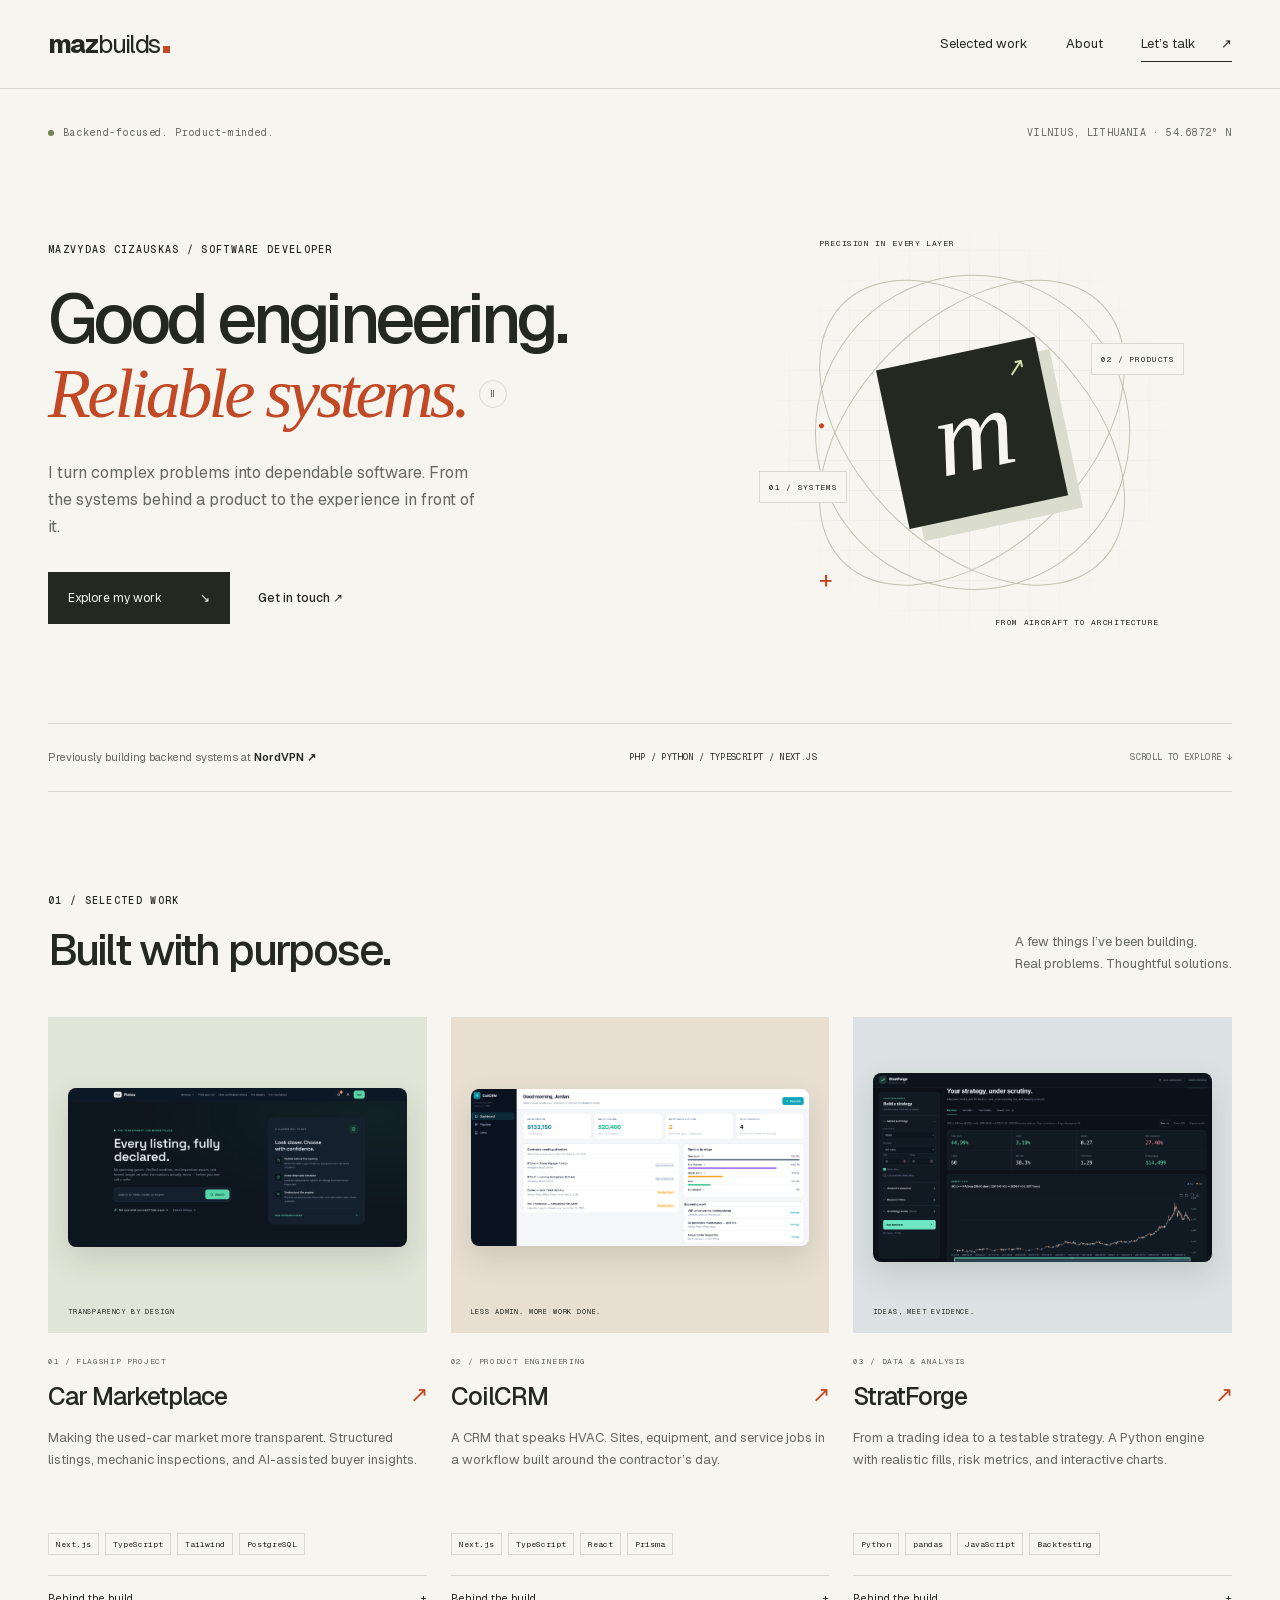
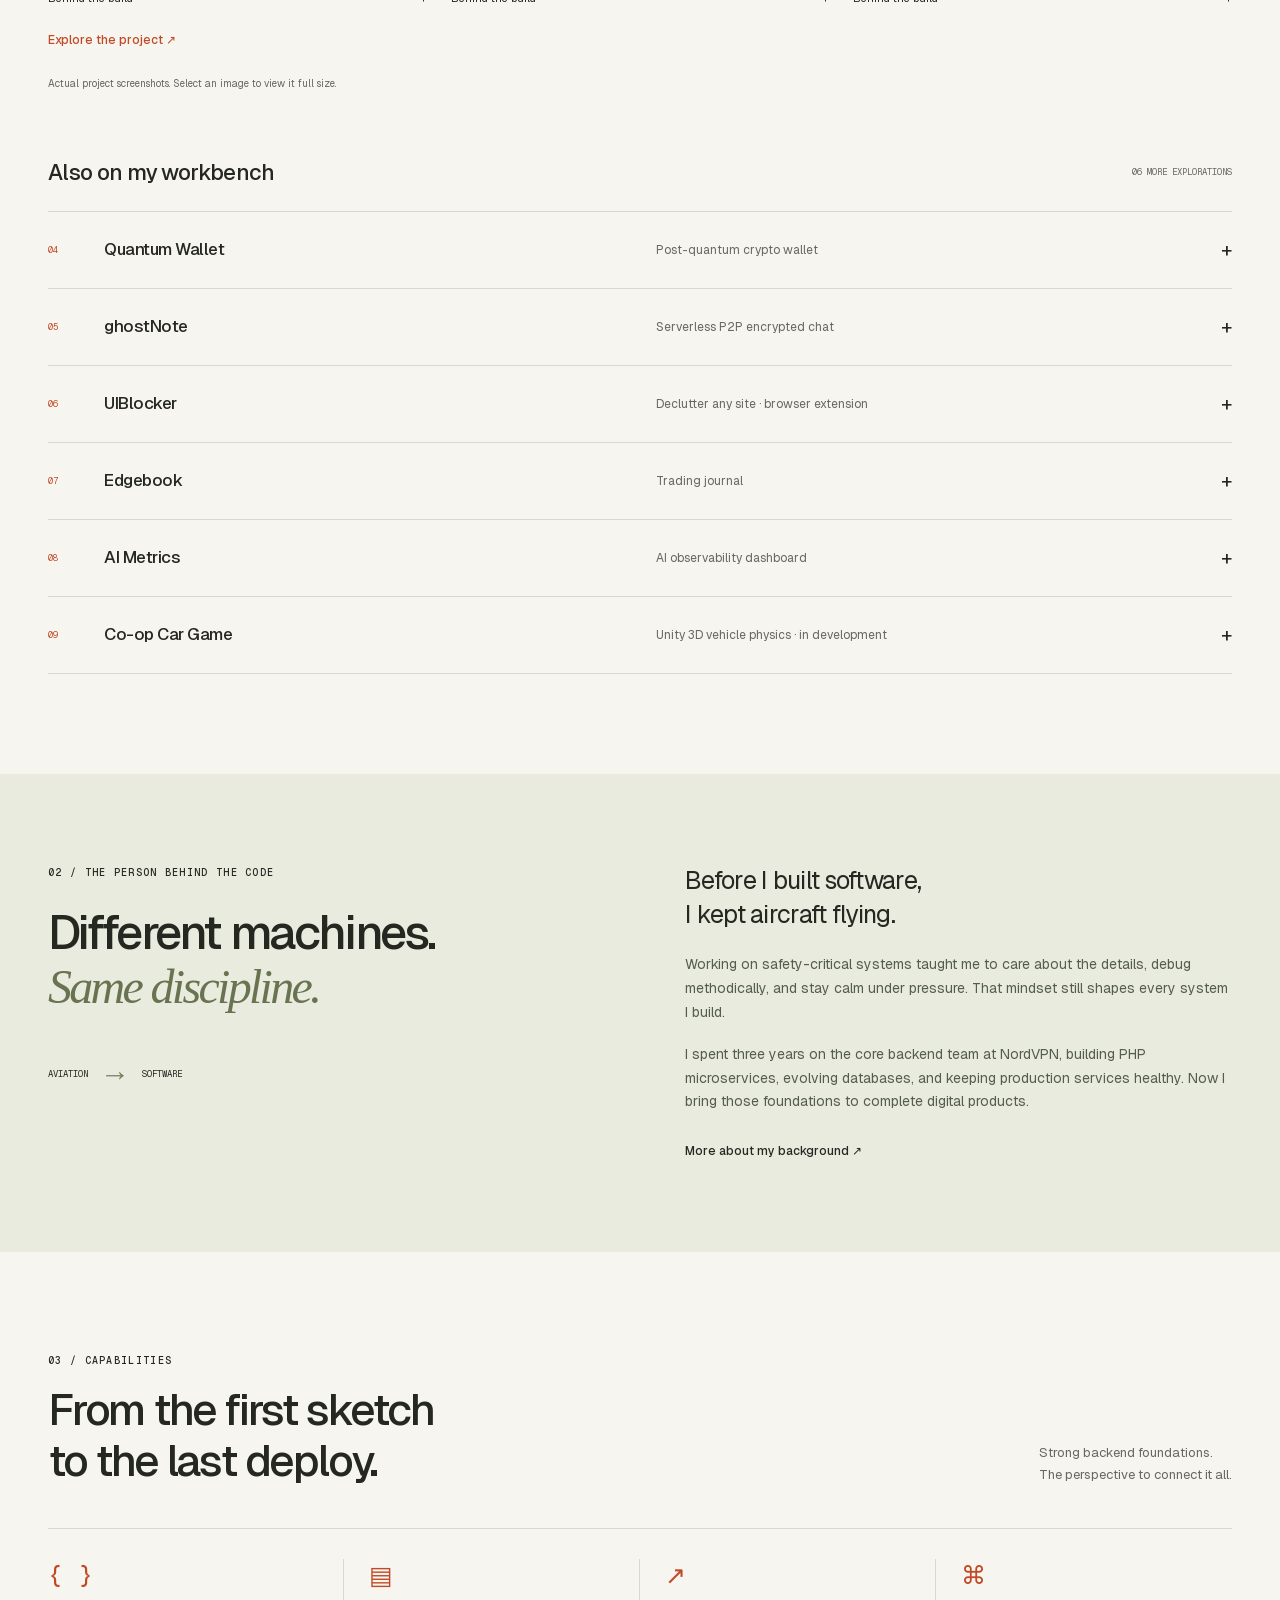
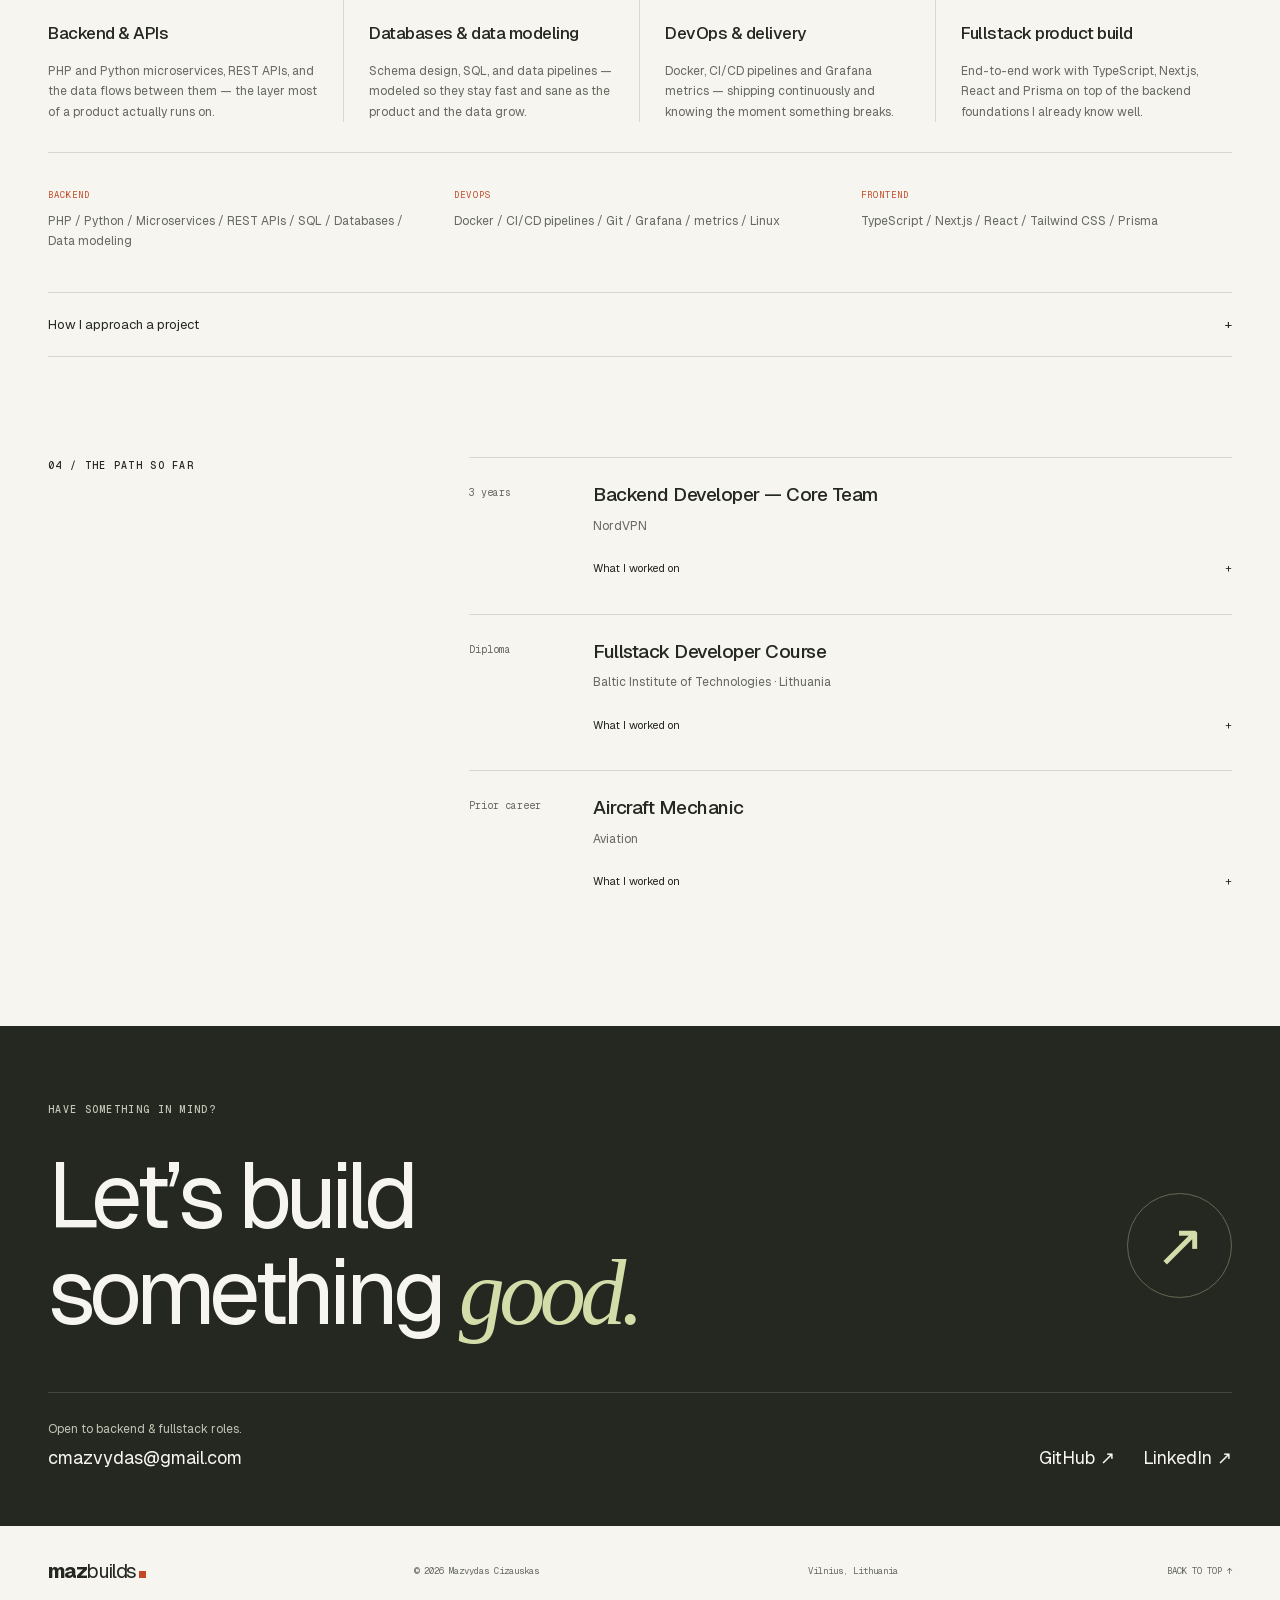
<file: index.html>
<!DOCTYPE html><html lang="en" class="geistsans_d0006c41-module__cEx3Ea__variable geistmono_8efbdffb-module__Om8Igq__variable h-full antialiased"><head><meta charSet="utf-8"/><meta name="viewport" content="width=device-width, initial-scale=1"/><link rel="preload" href="/_next/static/media/geist_mono-s.p.3f30ggp2vw8zj.woff2" as="font" crossorigin="" type="font/woff2"/><link rel="preload" href="/_next/static/media/geist_sans-s.p.3rd3ws2mg35i0.woff2" as="font" crossorigin="" type="font/woff2"/><link rel="stylesheet" href="/_next/static/chunks/0n9hxvpeleyq1.css" data-precedence="next"/><link rel="preload" as="script" fetchPriority="low" href="/_next/static/chunks/12aruqaur5huj.js"/><script src="/_next/static/chunks/0_i_z5y45w3ww.js" async=""></script><script src="/_next/static/chunks/1mkbuudhndal5.js" async=""></script><script src="/_next/static/chunks/turbopack-180aqnlklkj0g.js" async=""></script><script src="/_next/static/chunks/3fntmmi971322.js" async="" crossorigin=""></script><script src="/_next/static/chunks/1jvhr9vo23zw1.js" async="" crossorigin=""></script><meta name="next-size-adjust" content=""/><title>Mazvydas Cizauskas — Fullstack / Backend Developer</title><meta name="description" content="Backend-leaning fullstack developer — PHP microservices, APIs, SQL, Docker, CI/CD, plus TypeScript/Next.js. Former aircraft mechanic turned software engineer, based in Vilnius."/><link rel="icon" href="/favicon.ico?favicon.2vob68tjqpejf.ico" sizes="256x256" type="image/x-icon"/><script src="/_next/static/chunks/0cz1d0mv5g_q7.js" noModule=""></script></head><body class="min-h-full flex flex-col"><div hidden=""><!--$--><!--/$--></div><a class="skip-link" href="#main">Skip to content</a><header class="site-header"><nav class="shell nav" aria-label="Main navigation"><a class="wordmark" href="#top" aria-label="MazBuilds home">maz<span>builds</span><i></i></a><div class="nav-links"><a href="#projects">Selected work</a><a href="#about">About</a><a href="#contact" class="nav-contact">Let’s talk <span aria-hidden="true">↗</span></a></div></nav></header><main id="main"><section id="top" class="shell hero"><div class="hero-meta"><span><i class="status-dot"></i> Backend-focused. Product-minded.</span><span>VILNIUS, LITHUANIA · 54.6872° N</span></div><div class="hero-grid"><div><p class="eyebrow">MAZVYDAS CIZAUSKAS / SOFTWARE DEVELOPER</p><h1>Good engineering.<br/><span class="typecycle"><span class="sr-only">Reliable systems.</span><span class="typecycle__phrases" aria-hidden="true"><span class="typecycle__word is-active">Reliable systems.</span><span class="typecycle__word ">Thoughtful code.</span><span class="typecycle__word ">Ideas, shipped.</span></span><button class="typecycle__toggle" type="button" aria-label="Pause headline animation" aria-pressed="false"><span aria-hidden="true">Ⅱ</span></button></span></h1><p class="hero-description">I turn complex problems into dependable software. From the systems behind a product to the experience in front of it.</p><div class="hero-actions"><a class="button button-dark" href="#projects">Explore my work <span>↘</span></a><a class="text-link" href="mailto:cmazvydas@gmail.com">Get in touch ↗</a></div></div><div class="engineering-art" aria-label="Abstract engineering diagram connecting systems and products" role="img"><div class="art-grid"></div><div class="orbit orbit-one"></div><div class="orbit orbit-two"></div><div class="orbit orbit-three"></div><span class="art-label label-top">PRECISION IN EVERY LAYER</span><div class="art-core"><span>m</span><i>↗</i></div><span class="art-node node-one">01 / SYSTEMS</span><span class="art-node node-two">02 / PRODUCTS</span><span class="art-label label-bottom">FROM AIRCRAFT TO ARCHITECTURE</span><span class="art-cross">+</span></div></div><div class="hero-foot"><p>Previously building backend systems at <strong>NordVPN ↗</strong></p><span>PHP / PYTHON / TYPESCRIPT / NEXT.JS</span><a href="#projects" aria-label="Scroll to selected work">SCROLL TO EXPLORE ↓</a></div></section><section id="projects" class="shell section work-section"><div class="section-heading"><div><p class="eyebrow">01 / SELECTED WORK</p><h2>Built with purpose.</h2></div><p>A few things I’ve been building.<br/>Real problems. Thoughtful solutions.</p></div><div class="featured-projects"><article class="project-card"><div class="project-visual visual-0"><a class="project-screenshot-link" href="/projects/car-marketplace.png" target="_blank" rel="noopener noreferrer" aria-label="View Car Marketplace screenshot at full size (opens in a new tab)"><img alt="Plates car marketplace homepage with vehicle search and verification information" loading="lazy" width="3352" height="1566" decoding="async" data-nimg="1" class="project-screenshot" style="color:transparent" src="/projects/car-marketplace.png"/></a><span class="visual-caption">TRANSPARENCY BY DESIGN</span></div><div class="project-info"><div class="project-number">0<!-- -->1<!-- --> /<!-- --> <!-- -->FLAGSHIP PROJECT</div><h3>Car Marketplace<span aria-hidden="true">↗</span></h3><p>Making the used-car market more transparent. Structured listings, mechanic inspections, and AI-assisted buyer insights.</p><div class="tags"><span>Next.js</span><span>TypeScript</span><span>Tailwind</span><span>PostgreSQL</span></div><details><summary>Behind the build <span>+</span></summary><p>A trust-focused marketplace fighting the used-car market&#x27;s trust problem with radical transparency: structured listings, independent mechanic inspections, and AI-assisted buyer insight — ownership costs, market price &amp; forecasts, and EV battery passports. Includes a &#x27;find your car&#x27; quiz, gated seller-contact leads, and Supabase auth + photo storage. A Next.js app on PostgreSQL, with a separate Python/FastAPI service for VIN decoding and AI insights.</p></details><a class="text-link project-link" href="https://mazciz.github.io/what-is-plates" target="_blank" rel="noopener noreferrer">Explore the project ↗</a></div></article><article class="project-card"><div class="project-visual visual-1"><a class="project-screenshot-link" href="/projects/coilcrm.png" target="_blank" rel="noopener noreferrer" aria-label="View CoilCRM screenshot at full size (opens in a new tab)"><img alt="CoilCRM dashboard with job pipeline, contract renewals, and upcoming work" loading="lazy" width="3398" height="1570" decoding="async" data-nimg="1" class="project-screenshot" style="color:transparent" src="/projects/coilcrm.png"/></a><span class="visual-caption">LESS ADMIN. MORE WORK DONE.</span></div><div class="project-info"><div class="project-number">0<!-- -->2<!-- --> /<!-- --> <!-- -->PRODUCT ENGINEERING</div><h3>CoilCRM<span aria-hidden="true">↗</span></h3><p>A CRM that speaks HVAC. Sites, equipment, and service jobs in a workflow built around the contractor’s day.</p><div class="tags"><span>Next.js</span><span>TypeScript</span><span>React</span><span>Prisma</span></div><details><summary>Behind the build <span>+</span></summary><p>A lightweight, industry-specific CRM for a single trade: commercial HVAC contractors. Instead of a general-purpose CRM&#x27;s generic Accounts and Opportunities you spend a week configuring, the data model is already HVAC-shaped — Sites (the buildings you service), Equipment tracked with contract status, and Service Jobs moving through a pre-built pipeline (New Lead → Site Survey → Quote Sent → Won → Scheduled). The dashboard surfaces the thing contractors actually lose money on — maintenance contracts about to expire — and the pipeline is a drag-and-drop Kanban with a quick-add that creates a job in seconds, fields scoped to the chosen site. No admin, no onboarding project, no auth: it&#x27;s seeded and usable the moment it opens. Next.js App Router with React server actions over Prisma/SQLite, Tailwind, no client-side data library.</p></details></div></article><article class="project-card"><div class="project-visual visual-2"><a class="project-screenshot-link" href="/projects/stratforge.png" target="_blank" rel="noopener noreferrer" aria-label="View StratForge screenshot at full size (opens in a new tab)"><img alt="StratForge backtest workspace with strategy controls, performance metrics, and a gold price chart" loading="lazy" width="3410" height="1906" decoding="async" data-nimg="1" class="project-screenshot" style="color:transparent" src="/projects/stratforge.png"/></a><span class="visual-caption">IDEAS, MEET EVIDENCE.</span></div><div class="project-info"><div class="project-number">0<!-- -->3<!-- --> /<!-- --> <!-- -->DATA &amp; ANALYSIS</div><h3>StratForge<span aria-hidden="true">↗</span></h3><p>From a trading idea to a testable strategy. A Python engine with realistic fills, risk metrics, and interactive charts.</p><div class="tags"><span>Python</span><span>pandas</span><span>JavaScript</span><span>Backtesting</span></div><details><summary>Behind the build <span>+</span></summary><p>A strategy backtester and paper-forward tester for gold and NASDAQ, re-engineered from an AI trading app. A long/short engine marks positions to market with next-bar-open fills (no lookahead) and adverse slippage/commission modelling, reporting Sharpe, max drawdown, win rate and an equity curve. Strategies can be hand-built, swept across a parameter grid, or generated from plain English by Claude — structured outputs constrain the model to a real feature vocabulary, then every candidate has to survive the same backtest. Ships a dependency-free local web app (candlestick charts with trade markers, live parameter controls, a strategy leaderboard) plus an intraday 15-minute opening-range-breakout study that isolated a volume-confirmation edge holding across both markets. Python engine, yfinance data, vanilla-JS canvas UI.</p></details></div></article></div><p class="concept-note">Actual project screenshots. Select an image to view it full size.</p><div class="archive-heading"><h3>Also on my workbench</h3><span>06<!-- --> MORE EXPLORATIONS</span></div><div class="project-archive"><details><summary><span class="archive-index">04</span><strong>Quantum Wallet</strong><span class="archive-tagline">Post-quantum crypto wallet</span><span class="expand-icon">+</span></summary><div class="archive-content"><p>A crypto wallet where account ownership is proven by post-quantum ML-DSA-65 signatures instead of ECDSA — so it stays secure once quantum computers can forge today&#x27;s keys. Features a legacy-to-post-quantum migration flow and an on-chain key-exposure check that flags whether an address is already vulnerable. All cryptography runs client-side (ML-DSA/ML-KEM via @noble), keys never leave the browser, and the wallet is non-custodial. A single seed derives every key, sealed at rest with scrypt + AES-256-GCM.</p><div class="tags"><span>Next.js</span><span>TypeScript</span><span>Cryptography</span><span>Post-Quantum</span><span>Tailwind</span></div></div></details><details><summary><span class="archive-index">05</span><strong>ghostNote</strong><span class="archive-tagline">Serverless P2P encrypted chat</span><span class="expand-icon">+</span></summary><div class="archive-content"><p>A peer-to-peer, end-to-end encrypted terminal chat for a small circle of friends — no server to host and no sign-up; your identity is just a keypair. Direct messages and invite-code group rooms travel over a DHT (Hyperswarm), with a hybrid post-quantum key exchange (X25519 + ML-KEM-768) layered on the Noise transport, so recorded traffic stays private even against a future quantum adversary. Chat history is stored on-device encrypted at rest (ChaCha20-Poly1305 under an identity-derived key); messages to an offline friend queue locally and deliver on reconnect, and groups gossip-relay so everyone stays in sync without a hub. Ships as a full-screen terminal UI with per-identity colors, installable straight from the repo.</p><div class="tags"><span>Node.js</span><span>Hyperswarm</span><span>P2P</span><span>Cryptography</span><span>Post-Quantum</span><span>Terminal UI</span></div></div></details><details><summary><span class="archive-index">06</span><strong>UIBlocker</strong><span class="archive-tagline">Declutter any site · browser extension</span><span class="expand-icon">+</span></summary><div class="archive-content"><p>A browser extension that hides any UI element on any website — like an adblocker, but for the features you never use. A point-and-click element picker generates a resilient CSS selector (favouring ids, data-/aria-attributes and non-hashed class names, with positional fallbacks), then injects a style rule so the element stays gone on every visit — including content that single-page apps load later. Nothing is ever deleted: every rule is reversible, with per-element show/hide, a per-site master switch, and a toolbar badge counting what&#x27;s hidden. Rules live per-domain in chrome.storage and export/import as JSON for shareable &#x27;declutter profiles&#x27;. Manifest V3, with on-demand content-script injection so it works even on already-open tabs.</p><div class="tags"><span>Chrome Extension</span><span>Manifest V3</span><span>JavaScript</span><span>DOM</span><span>chrome.storage</span></div></div></details><details><summary><span class="archive-index">07</span><strong>Edgebook</strong><span class="archive-tagline">Trading journal</span><span class="expand-icon">+</span></summary><div class="archive-content"><p>A trading journal that turns logged trades into real insight — P&amp;L calendar, equity curve, performance metrics, a personal playbook, and per-trade screenshots. Built to make you a more disciplined trader.</p><div class="tags"><span>Next.js</span><span>TypeScript</span><span>Prisma</span><span>SQLite</span><span>Tailwind</span></div></div></details><details><summary><span class="archive-index">08</span><strong>AI Metrics</strong><span class="archive-tagline">AI observability dashboard</span><span class="expand-icon">+</span></summary><div class="archive-content"><p>A dashboard for logging AI process runs — latency, token usage and cost per call — with model-comparison insights that surface which model runs a task faster or cheaper. The data visualizations (spend-over-time, a cost-vs-speed scatter, latency bars) are hand-rolled SVG with no chart library, on a dark analytics UI.</p><div class="tags"><span>Next.js</span><span>TypeScript</span><span>Tailwind</span><span>Data viz</span><span>SVG</span></div></div></details><details><summary><span class="archive-index">09</span><strong>Co-op Car Game</strong><span class="archive-tagline">Unity 3D vehicle physics · in development</span><span class="expand-icon">+</span></summary><div class="archive-content"><p>A 3D local co-op driving game built in Unity (URP), heading toward a Steam release. The emphasis is on vehicle physics written from scratch in C#. Version-controlled with Git + Git LFS.</p><div class="tags"><span>Unity</span><span>C#</span><span>Game Dev</span><span>Physics</span><span>Local Co-op</span><span>Steam</span></div></div></details></div></section><section id="about" class="about-section"><div class="shell about-grid"><div><p class="eyebrow">02 / THE PERSON BEHIND THE CODE</p><h2>Different machines.<br/><em>Same discipline.</em></h2><div class="background-stamp"><span>AVIATION</span><b>→</b><span>SOFTWARE</span></div></div><div class="about-copy"><p class="lead">Before I built software,<br/>I kept aircraft flying.</p><p>Working on safety-critical systems taught me to care about the details, debug methodically, and stay calm under pressure. That mindset still shapes every system I build.</p><p>I spent three years on the core backend team at NordVPN, building PHP microservices, evolving databases, and keeping production services healthy. Now I bring those foundations to complete digital products.</p><a class="text-link" href="https://www.linkedin.com/in/ma%C5%BEvydas/" target="_blank" rel="noopener noreferrer">More about my background ↗</a></div></div></section><section class="shell section"><div class="section-heading"><div><p class="eyebrow">03 / CAPABILITIES</p><h2>From the first sketch<br/>to the last deploy.</h2></div><p>Strong backend foundations.<br/>The perspective to connect it all.</p></div><div class="services-grid"><article><span class="service-icon" aria-hidden="true">{ }</span><h3>Backend &amp; APIs</h3><p>PHP and Python microservices, REST APIs, and the data flows between them — the layer most of a product actually runs on.</p></article><article><span class="service-icon" aria-hidden="true">▤</span><h3>Databases &amp; data modeling</h3><p>Schema design, SQL, and data pipelines — modeled so they stay fast and sane as the product and the data grow.</p></article><article><span class="service-icon" aria-hidden="true">↗</span><h3>DevOps &amp; delivery</h3><p>Docker, CI/CD pipelines and Grafana metrics — shipping continuously and knowing the moment something breaks.</p></article><article><span class="service-icon" aria-hidden="true">⌘</span><h3>Fullstack product build</h3><p>End-to-end work with TypeScript, Next.js, React and Prisma on top of the backend foundations I already know well.</p></article></div><div class="stack-strip"><div><h3>backend</h3><p>PHP / Python / Microservices / REST APIs / SQL / Databases / Data modeling</p></div><div><h3>devops</h3><p>Docker / CI/CD pipelines / Git / Grafana / metrics / Linux</p></div><div><h3>frontend</h3><p>TypeScript / Next.js / React / Tailwind CSS / Prisma</p></div></div><details class="process-details"><summary>How I approach a project <span>+</span></summary><div class="process-grid"><div><span>01</span><h3>Understand</h3><p>Map the problem, constraints and data before writing a line of code — requirements, edge cases, and what &#x27;done&#x27; actually means.</p></div><div><span>02</span><h3>Design</h3><p>Shape the data model, API contracts and service boundaries. The decisions that are cheap now and expensive later get made here.</p></div><div><span>03</span><h3>Build</h3><p>Implement clean, tested services and APIs — readable code the next person (often future me) can change without fear.</p></div><div><span>04</span><h3>Ship</h3><p>Containerize, wire up CI/CD and deploy. Getting it to production reliably is part of the job, not an afterthought.</p></div><div><span>05</span><h3>Improve</h3><p>Instrument with metrics, watch it in production, and optimize. Software isn&#x27;t finished at launch.</p></div></div></details></section><section id="experience" class="shell experience-section"><p class="eyebrow">04 / THE PATH SO FAR</p><div class="experience-list"><article><span>3 years</span><div><h3>Backend Developer — Core Team</h3><p>NordVPN</p><details><summary>What I worked on <span>+</span></summary><ul><li>Built, maintained and optimized PHP microservices and internal APIs in the core team.</li><li>Designed and evolved database schemas and SQL, and owned data flows between services.</li><li>Worked across CI/CD pipelines, Docker, and Git-based versioning day to day.</li><li>Instrumented services and watched health with Grafana metrics.</li></ul></details></div></article><article><span>Diploma</span><div><h3>Fullstack Developer Course</h3><p>Baltic Institute of Technologies · Lithuania</p><details><summary>What I worked on <span>+</span></summary><ul><li>Full-stack development program — the bridge from aviation into software engineering.</li></ul></details></div></article><article><span>Prior career</span><div><h3>Aircraft Mechanic</h3><p>Aviation</p><details><summary>What I worked on <span>+</span></summary><ul><li>Maintained and troubleshot safety-critical aircraft systems where mistakes aren&#x27;t an option.</li><li>Where the engineering discipline comes from: precision, procedure, and calm debugging under pressure.</li></ul></details></div></article></div></section><section id="contact" class="contact-section"><div class="shell"><p class="eyebrow">HAVE SOMETHING IN MIND?</p><div class="contact-heading"><h2>Let’s build<br/>something <em>good.</em></h2><a href="mailto:cmazvydas@gmail.com" class="contact-arrow" aria-label="Email cmazvydas@gmail.com">↗</a></div><div class="contact-bottom"><div><p>Open to backend &amp; fullstack roles.</p><a href="mailto:cmazvydas@gmail.com">cmazvydas@gmail.com</a></div><div class="social-links"><a href="https://github.com/MazCiz" target="_blank" rel="noopener noreferrer">GitHub ↗</a><a href="https://www.linkedin.com/in/ma%C5%BEvydas/" target="_blank" rel="noopener noreferrer">LinkedIn ↗</a></div></div></div></section></main><footer class="shell footer"><a class="wordmark" href="#top">maz<span>builds</span><i></i></a><span>© <!-- -->2026<!-- --> Mazvydas Cizauskas</span><span>Vilnius, Lithuania</span><a href="#top">BACK TO TOP ↑</a></footer><!--$--><!--/$--><script src="/_next/static/chunks/12aruqaur5huj.js" id="_R_" async=""></script><script>(self.__next_f=self.__next_f||[]).push([0])</script><script>self.__next_f.push([1,"1:\"$Sreact.fragment\"\n2:I[39756,[\"/_next/static/chunks/3fntmmi971322.js\"],\"default\"]\n3:I[37457,[\"/_next/static/chunks/3fntmmi971322.js\"],\"default\"]\n4:I[91368,[\"/_next/static/chunks/3fntmmi971322.js\",\"/_next/static/chunks/1jvhr9vo23zw1.js\"],\"default\"]\nf:I[68027,[\"/_next/static/chunks/3fntmmi971322.js\"],\"default\",1]\n:HL[\"/_next/static/chunks/0n9hxvpeleyq1.css\",\"style\"]\n:HL[\"/_next/static/media/geist_mono-s.p.3f30ggp2vw8zj.woff2\",\"font\",{\"crossOrigin\":\"\",\"type\":\"font/woff2\"}]\n:HL[\"/_next/static/media/geist_sans-s.p.3rd3ws2mg35i0.woff2\",\"font\",{\"crossOrigin\":\"\",\"type\":\"font/woff2\"}]\n"])</script><script>self.__next_f.push([1,"0:{\"P\":null,\"c\":[\"\",\"\"],\"q\":\"\",\"i\":false,\"f\":[[[\"\",{\"children\":[\"__PAGE__\",{},\"$undefined\",\"$undefined\",4608]},\"$undefined\",\"$undefined\",4624],[[\"$\",\"$1\",\"c\",{\"children\":[[[\"$\",\"link\",\"0\",{\"rel\":\"stylesheet\",\"href\":\"/_next/static/chunks/0n9hxvpeleyq1.css\",\"precedence\":\"next\",\"crossOrigin\":\"$undefined\",\"nonce\":\"$undefined\"}],[\"$\",\"script\",\"script-0\",{\"src\":\"/_next/static/chunks/3fntmmi971322.js\",\"async\":true,\"nonce\":\"$undefined\"}]],[\"$\",\"html\",null,{\"lang\":\"en\",\"className\":\"geistsans_d0006c41-module__cEx3Ea__variable geistmono_8efbdffb-module__Om8Igq__variable h-full antialiased\",\"children\":[\"$\",\"body\",null,{\"className\":\"min-h-full flex flex-col\",\"children\":[\"$\",\"$L2\",null,{\"parallelRouterKey\":\"children\",\"error\":\"$undefined\",\"errorStyles\":\"$undefined\",\"errorScripts\":\"$undefined\",\"template\":[\"$\",\"$L3\",null,{}],\"templateStyles\":\"$undefined\",\"templateScripts\":\"$undefined\",\"notFound\":[[[\"$\",\"title\",null,{\"children\":\"404: This page could not be found.\"}],[\"$\",\"div\",null,{\"style\":{\"fontFamily\":\"system-ui,\\\"Segoe UI\\\",Roboto,Helvetica,Arial,sans-serif,\\\"Apple Color Emoji\\\",\\\"Segoe UI Emoji\\\"\",\"height\":\"100vh\",\"textAlign\":\"center\",\"display\":\"flex\",\"flexDirection\":\"column\",\"alignItems\":\"center\",\"justifyContent\":\"center\"},\"children\":[\"$\",\"div\",null,{\"children\":[[\"$\",\"style\",null,{\"dangerouslySetInnerHTML\":{\"__html\":\"body{color:#000;background:#fff;margin:0}.next-error-h1{border-right:1px solid rgba(0,0,0,.3)}@media (prefers-color-scheme:dark){body{color:#fff;background:#000}.next-error-h1{border-right:1px solid rgba(255,255,255,.3)}}\"}}],[\"$\",\"h1\",null,{\"className\":\"next-error-h1\",\"style\":{\"display\":\"inline-block\",\"margin\":\"0 20px 0 0\",\"padding\":\"0 23px 0 0\",\"fontSize\":24,\"fontWeight\":500,\"verticalAlign\":\"top\",\"lineHeight\":\"49px\"},\"children\":404}],[\"$\",\"div\",null,{\"style\":{\"display\":\"inline-block\"},\"children\":[\"$\",\"h2\",null,{\"style\":{\"fontSize\":14,\"fontWeight\":400,\"lineHeight\":\"49px\",\"margin\":0},\"children\":\"This page could not be found.\"}]}]]}]}]],[]],\"forbidden\":\"$undefined\",\"unauthorized\":\"$undefined\"}]}]}]]}],{\"children\":[[\"$\",\"$1\",\"c\",{\"children\":[[[\"$\",\"a\",null,{\"className\":\"skip-link\",\"href\":\"#main\",\"children\":\"Skip to content\"}],[\"$\",\"header\",null,{\"className\":\"site-header\",\"children\":[\"$\",\"nav\",null,{\"className\":\"shell nav\",\"aria-label\":\"Main navigation\",\"children\":[[\"$\",\"a\",null,{\"className\":\"wordmark\",\"href\":\"#top\",\"aria-label\":\"MazBuilds home\",\"children\":[\"maz\",[\"$\",\"span\",null,{\"children\":\"builds\"}],[\"$\",\"i\",null,{}]]}],[\"$\",\"div\",null,{\"className\":\"nav-links\",\"children\":[[\"$\",\"a\",null,{\"href\":\"#projects\",\"children\":\"Selected work\"}],[\"$\",\"a\",null,{\"href\":\"#about\",\"children\":\"About\"}],[\"$\",\"a\",null,{\"href\":\"#contact\",\"className\":\"nav-contact\",\"children\":[\"Let’s talk \",[\"$\",\"span\",null,{\"aria-hidden\":\"true\",\"children\":\"↗\"}]]}]]}]]}]}],[\"$\",\"main\",null,{\"id\":\"main\",\"children\":[[\"$\",\"section\",null,{\"id\":\"top\",\"className\":\"shell hero\",\"children\":[[\"$\",\"div\",null,{\"className\":\"hero-meta\",\"children\":[[\"$\",\"span\",null,{\"children\":[[\"$\",\"i\",null,{\"className\":\"status-dot\"}],\" Backend-focused. Product-minded.\"]}],[\"$\",\"span\",null,{\"children\":\"VILNIUS, LITHUANIA · 54.6872° N\"}]]}],[\"$\",\"div\",null,{\"className\":\"hero-grid\",\"children\":[[\"$\",\"div\",null,{\"children\":[[\"$\",\"p\",null,{\"className\":\"eyebrow\",\"children\":\"MAZVYDAS CIZAUSKAS / SOFTWARE DEVELOPER\"}],[\"$\",\"h1\",null,{\"children\":[\"Good engineering.\",[\"$\",\"br\",null,{}],[\"$\",\"$L4\",null,{\"words\":[\"Reliable systems.\",\"Thoughtful code.\",\"Ideas, shipped.\"]}]]}],[\"$\",\"p\",null,{\"className\":\"hero-description\",\"children\":\"I turn complex problems into dependable software. From the systems behind a product to the experience in front of it.\"}],[\"$\",\"div\",null,{\"className\":\"hero-actions\",\"children\":[[\"$\",\"a\",null,{\"className\":\"button button-dark\",\"href\":\"#projects\",\"children\":[\"Explore my work \",[\"$\",\"span\",null,{\"children\":\"↘\"}]]}],[\"$\",\"a\",null,{\"className\":\"text-link\",\"href\":\"mailto:cmazvydas@gmail.com\",\"children\":\"Get in touch ↗\"}]]}]]}],[\"$\",\"div\",null,{\"className\":\"engineering-art\",\"aria-label\":\"Abstract engineering diagram connecting systems and products\",\"role\":\"img\",\"children\":[[\"$\",\"div\",null,{\"className\":\"art-grid\"}],[\"$\",\"div\",null,{\"className\":\"orbit orbit-one\"}],[\"$\",\"div\",null,{\"className\":\"orbit orbit-two\"}],[\"$\",\"div\",null,{\"className\":\"orbit orbit-three\"}],[\"$\",\"span\",null,{\"className\":\"art-label label-top\",\"children\":\"PRECISION IN EVERY LAYER\"}],[\"$\",\"div\",null,{\"className\":\"art-core\",\"children\":[[\"$\",\"span\",null,{\"children\":\"m\"}],[\"$\",\"i\",null,{\"children\":\"↗\"}]]}],[\"$\",\"span\",null,{\"className\":\"art-node node-one\",\"children\":\"01 / SYSTEMS\"}],[\"$\",\"span\",null,{\"className\":\"art-node node-two\",\"children\":\"02 / PRODUCTS\"}],[\"$\",\"span\",null,{\"className\":\"art-label label-bottom\",\"children\":\"FROM AIRCRAFT TO ARCHITECTURE\"}],[\"$\",\"span\",null,{\"className\":\"art-cross\",\"children\":\"+\"}]]}]]}],\"$L5\"]}],\"$L6\",\"$L7\",\"$L8\",\"$L9\",\"$La\"]}],\"$Lb\"],[\"$Lc\"],\"$Ld\"]}],{},null,false,null]},null,false,null],\"$Le\",false]],\"m\":\"$undefined\",\"G\":[\"$f\",[\"$L10\"]],\"S\":true,\"h\":null,\"r\":\"$undefined\",\"s\":\"$undefined\",\"a\":\"$undefined\",\"l\":\"$undefined\",\"p\":\"$undefined\",\"d\":\"$undefined\",\"b\":\"KB7KgxzCkSuLxYtLTEaef\"}\n"])</script><script>self.__next_f.push([1,"11:I[5500,[\"/_next/static/chunks/3fntmmi971322.js\",\"/_next/static/chunks/1jvhr9vo23zw1.js\"],\"Image\"]\n16:I[97367,[\"/_next/static/chunks/3fntmmi971322.js\"],\"OutletBoundary\"]\n17:\"$Sreact.suspense\"\n19:I[97367,[\"/_next/static/chunks/3fntmmi971322.js\"],\"ViewportBoundary\"]\n1b:I[97367,[\"/_next/static/chunks/3fntmmi971322.js\"],\"MetadataBoundary\"]\n5:[\"$\",\"div\",null,{\"className\":\"hero-foot\",\"children\":[[\"$\",\"p\",null,{\"children\":[\"Previously building backend systems at \",[\"$\",\"strong\",null,{\"children\":\"NordVPN ↗\"}]]}],[\"$\",\"span\",null,{\"children\":\"PHP / PYTHON / TYPESCRIPT / NEXT.JS\"}],[\"$\",\"a\",null,{\"href\":\"#projects\",\"aria-label\":\"Scroll to selected work\",\"children\":\"SCROLL TO EXPLORE ↓\"}]]}]\n"])</script><script>self.__next_f.push([1,"6:[\"$\",\"section\",null,{\"id\":\"projects\",\"className\":\"shell section work-section\",\"children\":[[\"$\",\"div\",null,{\"className\":\"section-heading\",\"children\":[[\"$\",\"div\",null,{\"children\":[[\"$\",\"p\",null,{\"className\":\"eyebrow\",\"children\":\"01 / SELECTED WORK\"}],[\"$\",\"h2\",null,{\"children\":\"Built with purpose.\"}]]}],[\"$\",\"p\",null,{\"children\":[\"A few things I’ve been building.\",[\"$\",\"br\",null,{}],\"Real problems. Thoughtful solutions.\"]}]]}],[\"$\",\"div\",null,{\"className\":\"featured-projects\",\"children\":[[\"$\",\"article\",\"Car Marketplace\",{\"className\":\"project-card\",\"children\":[[\"$\",\"div\",null,{\"className\":\"project-visual visual-0\",\"children\":[[\"$\",\"a\",null,{\"className\":\"project-screenshot-link\",\"href\":\"/projects/car-marketplace.png\",\"target\":\"_blank\",\"rel\":\"noopener noreferrer\",\"aria-label\":\"View Car Marketplace screenshot at full size (opens in a new tab)\",\"children\":[\"$\",\"$L11\",null,{\"src\":\"/projects/car-marketplace.png\",\"alt\":\"Plates car marketplace homepage with vehicle search and verification information\",\"width\":3352,\"height\":1566,\"sizes\":\"(max-width: 760px) calc(100vw - 120px), (max-width: 1050px) 33vw, 380px\",\"className\":\"project-screenshot\"}]}],[\"$\",\"span\",null,{\"className\":\"visual-caption\",\"children\":\"TRANSPARENCY BY DESIGN\"}]]}],[\"$\",\"div\",null,{\"className\":\"project-info\",\"children\":[[\"$\",\"div\",null,{\"className\":\"project-number\",\"children\":[\"0\",1,\" /\",\" \",\"FLAGSHIP PROJECT\"]}],[\"$\",\"h3\",null,{\"children\":[\"Car Marketplace\",[\"$\",\"span\",null,{\"aria-hidden\":\"true\",\"children\":\"↗\"}]]}],[\"$\",\"p\",null,{\"children\":\"Making the used-car market more transparent. Structured listings, mechanic inspections, and AI-assisted buyer insights.\"}],[\"$\",\"div\",null,{\"className\":\"tags\",\"children\":[[\"$\",\"span\",\"Next.js\",{\"children\":\"Next.js\"}],[\"$\",\"span\",\"TypeScript\",{\"children\":\"TypeScript\"}],[\"$\",\"span\",\"Tailwind\",{\"children\":\"Tailwind\"}],[\"$\",\"span\",\"PostgreSQL\",{\"children\":\"PostgreSQL\"}]]}],[\"$\",\"details\",null,{\"children\":[[\"$\",\"summary\",null,{\"children\":[\"Behind the build \",[\"$\",\"span\",null,{\"children\":\"+\"}]]}],[\"$\",\"p\",null,{\"children\":\"A trust-focused marketplace fighting the used-car market's trust problem with radical transparency: structured listings, independent mechanic inspections, and AI-assisted buyer insight — ownership costs, market price \u0026 forecasts, and EV battery passports. Includes a 'find your car' quiz, gated seller-contact leads, and Supabase auth + photo storage. A Next.js app on PostgreSQL, with a separate Python/FastAPI service for VIN decoding and AI insights.\"}]]}],[\"$\",\"a\",null,{\"className\":\"text-link project-link\",\"href\":\"https://mazciz.github.io/what-is-plates\",\"target\":\"_blank\",\"rel\":\"noopener noreferrer\",\"children\":\"Explore the project ↗\"}]]}]]}],[\"$\",\"article\",\"CoilCRM\",{\"className\":\"project-card\",\"children\":[[\"$\",\"div\",null,{\"className\":\"project-visual visual-1\",\"children\":[[\"$\",\"a\",null,{\"className\":\"project-screenshot-link\",\"href\":\"/projects/coilcrm.png\",\"target\":\"_blank\",\"rel\":\"noopener noreferrer\",\"aria-label\":\"View CoilCRM screenshot at full size (opens in a new tab)\",\"children\":[\"$\",\"$L11\",null,{\"src\":\"/projects/coilcrm.png\",\"alt\":\"CoilCRM dashboard with job pipeline, contract renewals, and upcoming work\",\"width\":3398,\"height\":1570,\"sizes\":\"(max-width: 760px) calc(100vw - 120px), (max-width: 1050px) 33vw, 380px\",\"className\":\"project-screenshot\"}]}],[\"$\",\"span\",null,{\"className\":\"visual-caption\",\"children\":\"LESS ADMIN. MORE WORK DONE.\"}]]}],[\"$\",\"div\",null,{\"className\":\"project-info\",\"children\":[[\"$\",\"div\",null,{\"className\":\"project-number\",\"children\":[\"0\",2,\" /\",\" \",\"PRODUCT ENGINEERING\"]}],[\"$\",\"h3\",null,{\"children\":[\"CoilCRM\",[\"$\",\"span\",null,{\"aria-hidden\":\"true\",\"children\":\"↗\"}]]}],[\"$\",\"p\",null,{\"children\":\"A CRM that speaks HVAC. Sites, equipment, and service jobs in a workflow built around the contractor’s day.\"}],[\"$\",\"div\",null,{\"className\":\"tags\",\"children\":[[\"$\",\"span\",\"Next.js\",{\"children\":\"Next.js\"}],[\"$\",\"span\",\"TypeScript\",{\"children\":\"TypeScript\"}],[\"$\",\"span\",\"React\",{\"children\":\"React\"}],[\"$\",\"span\",\"Prisma\",{\"children\":\"Prisma\"}]]}],[\"$\",\"details\",null,{\"children\":[[\"$\",\"summary\",null,{\"children\":[\"Behind the build \",[\"$\",\"span\",null,{\"children\":\"+\"}]]}],[\"$\",\"p\",null,{\"children\":\"A lightweight, industry-specific CRM for a single trade: commercial HVAC contractors. Instead of a general-purpose CRM's generic Accounts and Opportunities you spend a week configuring, the data model is already HVAC-shaped — Sites (the buildings you service), Equipment tracked with contract status, and Service Jobs moving through a pre-built pipeline (New Lead → Site Survey → Quote Sent → Won → Scheduled). The dashboard surfaces the thing contractors actually lose money on — maintenance contracts about to expire — and the pipeline is a drag-and-drop Kanban with a quick-add that creates a job in seconds, fields scoped to the chosen site. No admin, no onboarding project, no auth: it's seeded and usable the moment it opens. Next.js App Router with React server actions over Prisma/SQLite, Tailwind, no client-side data library.\"}]]}],\"$undefined\"]}]]}],\"$L12\"]}],\"$L13\",\"$L14\",\"$L15\"]}]\n"])</script><script>self.__next_f.push([1,"7:[\"$\",\"section\",null,{\"id\":\"about\",\"className\":\"about-section\",\"children\":[\"$\",\"div\",null,{\"className\":\"shell about-grid\",\"children\":[[\"$\",\"div\",null,{\"children\":[[\"$\",\"p\",null,{\"className\":\"eyebrow\",\"children\":\"02 / THE PERSON BEHIND THE CODE\"}],[\"$\",\"h2\",null,{\"children\":[\"Different machines.\",[\"$\",\"br\",null,{}],[\"$\",\"em\",null,{\"children\":\"Same discipline.\"}]]}],[\"$\",\"div\",null,{\"className\":\"background-stamp\",\"children\":[[\"$\",\"span\",null,{\"children\":\"AVIATION\"}],[\"$\",\"b\",null,{\"children\":\"→\"}],[\"$\",\"span\",null,{\"children\":\"SOFTWARE\"}]]}]]}],[\"$\",\"div\",null,{\"className\":\"about-copy\",\"children\":[[\"$\",\"p\",null,{\"className\":\"lead\",\"children\":[\"Before I built software,\",[\"$\",\"br\",null,{}],\"I kept aircraft flying.\"]}],[\"$\",\"p\",null,{\"children\":\"Working on safety-critical systems taught me to care about the details, debug methodically, and stay calm under pressure. That mindset still shapes every system I build.\"}],[\"$\",\"p\",null,{\"children\":\"I spent three years on the core backend team at NordVPN, building PHP microservices, evolving databases, and keeping production services healthy. Now I bring those foundations to complete digital products.\"}],[\"$\",\"a\",null,{\"className\":\"text-link\",\"href\":\"https://www.linkedin.com/in/ma%C5%BEvydas/\",\"target\":\"_blank\",\"rel\":\"noopener noreferrer\",\"children\":\"More about my background ↗\"}]]}]]}]}]\n"])</script><script>self.__next_f.push([1,"8:[\"$\",\"section\",null,{\"className\":\"shell section\",\"children\":[[\"$\",\"div\",null,{\"className\":\"section-heading\",\"children\":[[\"$\",\"div\",null,{\"children\":[[\"$\",\"p\",null,{\"className\":\"eyebrow\",\"children\":\"03 / CAPABILITIES\"}],[\"$\",\"h2\",null,{\"children\":[\"From the first sketch\",[\"$\",\"br\",null,{}],\"to the last deploy.\"]}]]}],[\"$\",\"p\",null,{\"children\":[\"Strong backend foundations.\",[\"$\",\"br\",null,{}],\"The perspective to connect it all.\"]}]]}],[\"$\",\"div\",null,{\"className\":\"services-grid\",\"children\":[[\"$\",\"article\",\"Backend \u0026 APIs\",{\"children\":[[\"$\",\"span\",null,{\"className\":\"service-icon\",\"aria-hidden\":\"true\",\"children\":\"{ }\"}],[\"$\",\"h3\",null,{\"children\":\"Backend \u0026 APIs\"}],[\"$\",\"p\",null,{\"children\":\"PHP and Python microservices, REST APIs, and the data flows between them — the layer most of a product actually runs on.\"}]]}],[\"$\",\"article\",\"Databases \u0026 data modeling\",{\"children\":[[\"$\",\"span\",null,{\"className\":\"service-icon\",\"aria-hidden\":\"true\",\"children\":\"▤\"}],[\"$\",\"h3\",null,{\"children\":\"Databases \u0026 data modeling\"}],[\"$\",\"p\",null,{\"children\":\"Schema design, SQL, and data pipelines — modeled so they stay fast and sane as the product and the data grow.\"}]]}],[\"$\",\"article\",\"DevOps \u0026 delivery\",{\"children\":[[\"$\",\"span\",null,{\"className\":\"service-icon\",\"aria-hidden\":\"true\",\"children\":\"↗\"}],[\"$\",\"h3\",null,{\"children\":\"DevOps \u0026 delivery\"}],[\"$\",\"p\",null,{\"children\":\"Docker, CI/CD pipelines and Grafana metrics — shipping continuously and knowing the moment something breaks.\"}]]}],[\"$\",\"article\",\"Fullstack product build\",{\"children\":[[\"$\",\"span\",null,{\"className\":\"service-icon\",\"aria-hidden\":\"true\",\"children\":\"⌘\"}],[\"$\",\"h3\",null,{\"children\":\"Fullstack product build\"}],[\"$\",\"p\",null,{\"children\":\"End-to-end work with TypeScript, Next.js, React and Prisma on top of the backend foundations I already know well.\"}]]}]]}],[\"$\",\"div\",null,{\"className\":\"stack-strip\",\"children\":[[\"$\",\"div\",\"backend\",{\"children\":[[\"$\",\"h3\",null,{\"children\":\"backend\"}],[\"$\",\"p\",null,{\"children\":\"PHP / Python / Microservices / REST APIs / SQL / Databases / Data modeling\"}]]}],[\"$\",\"div\",\"devops\",{\"children\":[[\"$\",\"h3\",null,{\"children\":\"devops\"}],[\"$\",\"p\",null,{\"children\":\"Docker / CI/CD pipelines / Git / Grafana / metrics / Linux\"}]]}],[\"$\",\"div\",\"frontend\",{\"children\":[[\"$\",\"h3\",null,{\"children\":\"frontend\"}],[\"$\",\"p\",null,{\"children\":\"TypeScript / Next.js / React / Tailwind CSS / Prisma\"}]]}]]}],[\"$\",\"details\",null,{\"className\":\"process-details\",\"children\":[[\"$\",\"summary\",null,{\"children\":[\"How I approach a project \",[\"$\",\"span\",null,{\"children\":\"+\"}]]}],[\"$\",\"div\",null,{\"className\":\"process-grid\",\"children\":[[\"$\",\"div\",\"01\",{\"children\":[[\"$\",\"span\",null,{\"children\":\"01\"}],[\"$\",\"h3\",null,{\"children\":\"Understand\"}],[\"$\",\"p\",null,{\"children\":\"Map the problem, constraints and data before writing a line of code — requirements, edge cases, and what 'done' actually means.\"}]]}],[\"$\",\"div\",\"02\",{\"children\":[[\"$\",\"span\",null,{\"children\":\"02\"}],[\"$\",\"h3\",null,{\"children\":\"Design\"}],[\"$\",\"p\",null,{\"children\":\"Shape the data model, API contracts and service boundaries. The decisions that are cheap now and expensive later get made here.\"}]]}],[\"$\",\"div\",\"03\",{\"children\":[[\"$\",\"span\",null,{\"children\":\"03\"}],[\"$\",\"h3\",null,{\"children\":\"Build\"}],[\"$\",\"p\",null,{\"children\":\"Implement clean, tested services and APIs — readable code the next person (often future me) can change without fear.\"}]]}],[\"$\",\"div\",\"04\",{\"children\":[[\"$\",\"span\",null,{\"children\":\"04\"}],[\"$\",\"h3\",null,{\"children\":\"Ship\"}],[\"$\",\"p\",null,{\"children\":\"Containerize, wire up CI/CD and deploy. Getting it to production reliably is part of the job, not an afterthought.\"}]]}],[\"$\",\"div\",\"05\",{\"children\":[[\"$\",\"span\",null,{\"children\":\"05\"}],[\"$\",\"h3\",null,{\"children\":\"Improve\"}],[\"$\",\"p\",null,{\"children\":\"Instrument with metrics, watch it in production, and optimize. Software isn't finished at launch.\"}]]}]]}]]}]]}]\n"])</script><script>self.__next_f.push([1,"9:[\"$\",\"section\",null,{\"id\":\"experience\",\"className\":\"shell experience-section\",\"children\":[[\"$\",\"p\",null,{\"className\":\"eyebrow\",\"children\":\"04 / THE PATH SO FAR\"}],[\"$\",\"div\",null,{\"className\":\"experience-list\",\"children\":[[\"$\",\"article\",\"Backend Developer — Core Team\",{\"children\":[[\"$\",\"span\",null,{\"children\":\"3 years\"}],[\"$\",\"div\",null,{\"children\":[[\"$\",\"h3\",null,{\"children\":\"Backend Developer — Core Team\"}],[\"$\",\"p\",null,{\"children\":\"NordVPN\"}],[\"$\",\"details\",null,{\"children\":[[\"$\",\"summary\",null,{\"children\":[\"What I worked on \",[\"$\",\"span\",null,{\"children\":\"+\"}]]}],[\"$\",\"ul\",null,{\"children\":[[\"$\",\"li\",\"Built, maintained and optimized PHP microservices and internal APIs in the core team.\",{\"children\":\"Built, maintained and optimized PHP microservices and internal APIs in the core team.\"}],[\"$\",\"li\",\"Designed and evolved database schemas and SQL, and owned data flows between services.\",{\"children\":\"Designed and evolved database schemas and SQL, and owned data flows between services.\"}],[\"$\",\"li\",\"Worked across CI/CD pipelines, Docker, and Git-based versioning day to day.\",{\"children\":\"Worked across CI/CD pipelines, Docker, and Git-based versioning day to day.\"}],[\"$\",\"li\",\"Instrumented services and watched health with Grafana metrics.\",{\"children\":\"Instrumented services and watched health with Grafana metrics.\"}]]}]]}]]}]]}],[\"$\",\"article\",\"Fullstack Developer Course\",{\"children\":[[\"$\",\"span\",null,{\"children\":\"Diploma\"}],[\"$\",\"div\",null,{\"children\":[[\"$\",\"h3\",null,{\"children\":\"Fullstack Developer Course\"}],[\"$\",\"p\",null,{\"children\":\"Baltic Institute of Technologies · Lithuania\"}],[\"$\",\"details\",null,{\"children\":[[\"$\",\"summary\",null,{\"children\":[\"What I worked on \",[\"$\",\"span\",null,{\"children\":\"+\"}]]}],[\"$\",\"ul\",null,{\"children\":[[\"$\",\"li\",\"Full-stack development program — the bridge from aviation into software engineering.\",{\"children\":\"Full-stack development program — the bridge from aviation into software engineering.\"}]]}]]}]]}]]}],[\"$\",\"article\",\"Aircraft Mechanic\",{\"children\":[[\"$\",\"span\",null,{\"children\":\"Prior career\"}],[\"$\",\"div\",null,{\"children\":[[\"$\",\"h3\",null,{\"children\":\"Aircraft Mechanic\"}],[\"$\",\"p\",null,{\"children\":\"Aviation\"}],[\"$\",\"details\",null,{\"children\":[[\"$\",\"summary\",null,{\"children\":[\"What I worked on \",[\"$\",\"span\",null,{\"children\":\"+\"}]]}],[\"$\",\"ul\",null,{\"children\":[[\"$\",\"li\",\"Maintained and troubleshot safety-critical aircraft systems where mistakes aren't an option.\",{\"children\":\"Maintained and troubleshot safety-critical aircraft systems where mistakes aren't an option.\"}],[\"$\",\"li\",\"Where the engineering discipline comes from: precision, procedure, and calm debugging under pressure.\",{\"children\":\"Where the engineering discipline comes from: precision, procedure, and calm debugging under pressure.\"}]]}]]}]]}]]}]]}]]}]\n"])</script><script>self.__next_f.push([1,"a:[\"$\",\"section\",null,{\"id\":\"contact\",\"className\":\"contact-section\",\"children\":[\"$\",\"div\",null,{\"className\":\"shell\",\"children\":[[\"$\",\"p\",null,{\"className\":\"eyebrow\",\"children\":\"HAVE SOMETHING IN MIND?\"}],[\"$\",\"div\",null,{\"className\":\"contact-heading\",\"children\":[[\"$\",\"h2\",null,{\"children\":[\"Let’s build\",[\"$\",\"br\",null,{}],\"something \",[\"$\",\"em\",null,{\"children\":\"good.\"}]]}],[\"$\",\"a\",null,{\"href\":\"mailto:cmazvydas@gmail.com\",\"className\":\"contact-arrow\",\"aria-label\":\"Email cmazvydas@gmail.com\",\"children\":\"↗\"}]]}],[\"$\",\"div\",null,{\"className\":\"contact-bottom\",\"children\":[[\"$\",\"div\",null,{\"children\":[[\"$\",\"p\",null,{\"children\":\"Open to backend \u0026 fullstack roles.\"}],[\"$\",\"a\",null,{\"href\":\"mailto:cmazvydas@gmail.com\",\"children\":\"cmazvydas@gmail.com\"}]]}],[\"$\",\"div\",null,{\"className\":\"social-links\",\"children\":[[\"$\",\"a\",null,{\"href\":\"https://github.com/MazCiz\",\"target\":\"_blank\",\"rel\":\"noopener noreferrer\",\"children\":\"GitHub ↗\"}],[\"$\",\"a\",null,{\"href\":\"https://www.linkedin.com/in/ma%C5%BEvydas/\",\"target\":\"_blank\",\"rel\":\"noopener noreferrer\",\"children\":\"LinkedIn ↗\"}]]}]]}]]}]}]\nb:[\"$\",\"footer\",null,{\"className\":\"shell footer\",\"children\":[[\"$\",\"a\",null,{\"className\":\"wordmark\",\"href\":\"#top\",\"children\":[\"maz\",[\"$\",\"span\",null,{\"children\":\"builds\"}],[\"$\",\"i\",null,{}]]}],[\"$\",\"span\",null,{\"children\":[\"© \",2026,\" Mazvydas Cizauskas\"]}],[\"$\",\"span\",null,{\"children\":\"Vilnius, Lithuania\"}],[\"$\",\"a\",null,{\"href\":\"#top\",\"children\":\"BACK TO TOP ↑\"}]]}]\nc:[\"$\",\"script\",\"script-0\",{\"src\":\"/_next/static/chunks/1jvhr9vo23zw1.js\",\"async\":true,\"nonce\":\"$undefined\"}]\nd:[\"$\",\"$L16\",null,{\"children\":[\"$\",\"$17\",null,{\"name\":\"Next.MetadataOutlet\",\"children\":\"$@18\"}]}]\ne:[\"$\",\"$1\",\"h\",{\"children\":[null,[\"$\",\"$L19\",null,{\"children\":\"$L1a\"}],[\"$\",\"div\",null,{\"hidden\":true,\"children\":[\"$\",\"$L1b\",null,{\"children\":[\"$\",\"$17\",null,{\"name\":\"Next.Metadata\",\"children\":\"$L1c\"}]}]}],[\"$\",\"meta\",null,{\"name\":\"next-size-adjust\",\"content\":\"\"}]]}]\n10:[\"$\",\"link\",\"0\",{\"rel\":\"stylesheet\",\"href\":\"/_next/static/chunks/0n9hxvpeleyq1.css\",\"precedence\":\"next\",\"crossOrigin\":\"$undefined\",\"nonce\":\"$undefined\"}]\n"])</script><script>self.__next_f.push([1,"12:[\"$\",\"article\",\"StratForge\",{\"className\":\"project-card\",\"children\":[[\"$\",\"div\",null,{\"className\":\"project-visual visual-2\",\"children\":[[\"$\",\"a\",null,{\"className\":\"project-screenshot-link\",\"href\":\"/projects/stratforge.png\",\"target\":\"_blank\",\"rel\":\"noopener noreferrer\",\"aria-label\":\"View StratForge screenshot at full size (opens in a new tab)\",\"children\":[\"$\",\"$L11\",null,{\"src\":\"/projects/stratforge.png\",\"alt\":\"StratForge backtest workspace with strategy controls, performance metrics, and a gold price chart\",\"width\":3410,\"height\":1906,\"sizes\":\"(max-width: 760px) calc(100vw - 120px), (max-width: 1050px) 33vw, 380px\",\"className\":\"project-screenshot\"}]}],[\"$\",\"span\",null,{\"className\":\"visual-caption\",\"children\":\"IDEAS, MEET EVIDENCE.\"}]]}],[\"$\",\"div\",null,{\"className\":\"project-info\",\"children\":[[\"$\",\"div\",null,{\"className\":\"project-number\",\"children\":[\"0\",3,\" /\",\" \",\"DATA \u0026 ANALYSIS\"]}],[\"$\",\"h3\",null,{\"children\":[\"StratForge\",[\"$\",\"span\",null,{\"aria-hidden\":\"true\",\"children\":\"↗\"}]]}],[\"$\",\"p\",null,{\"children\":\"From a trading idea to a testable strategy. A Python engine with realistic fills, risk metrics, and interactive charts.\"}],[\"$\",\"div\",null,{\"className\":\"tags\",\"children\":[[\"$\",\"span\",\"Python\",{\"children\":\"Python\"}],[\"$\",\"span\",\"pandas\",{\"children\":\"pandas\"}],[\"$\",\"span\",\"JavaScript\",{\"children\":\"JavaScript\"}],[\"$\",\"span\",\"Backtesting\",{\"children\":\"Backtesting\"}]]}],[\"$\",\"details\",null,{\"children\":[[\"$\",\"summary\",null,{\"children\":[\"Behind the build \",[\"$\",\"span\",null,{\"children\":\"+\"}]]}],[\"$\",\"p\",null,{\"children\":\"A strategy backtester and paper-forward tester for gold and NASDAQ, re-engineered from an AI trading app. A long/short engine marks positions to market with next-bar-open fills (no lookahead) and adverse slippage/commission modelling, reporting Sharpe, max drawdown, win rate and an equity curve. Strategies can be hand-built, swept across a parameter grid, or generated from plain English by Claude — structured outputs constrain the model to a real feature vocabulary, then every candidate has to survive the same backtest. Ships a dependency-free local web app (candlestick charts with trade markers, live parameter controls, a strategy leaderboard) plus an intraday 15-minute opening-range-breakout study that isolated a volume-confirmation edge holding across both markets. Python engine, yfinance data, vanilla-JS canvas UI.\"}]]}],\"$undefined\"]}]]}]\n"])</script><script>self.__next_f.push([1,"13:[\"$\",\"p\",null,{\"className\":\"concept-note\",\"children\":\"Actual project screenshots. Select an image to view it full size.\"}]\n14:[\"$\",\"div\",null,{\"className\":\"archive-heading\",\"children\":[[\"$\",\"h3\",null,{\"children\":\"Also on my workbench\"}],[\"$\",\"span\",null,{\"children\":[\"06\",\" MORE EXPLORATIONS\"]}]]}]\n"])</script><script>self.__next_f.push([1,"15:[\"$\",\"div\",null,{\"className\":\"project-archive\",\"children\":[[\"$\",\"details\",\"Quantum Wallet\",{\"children\":[[\"$\",\"summary\",null,{\"children\":[[\"$\",\"span\",null,{\"className\":\"archive-index\",\"children\":\"04\"}],[\"$\",\"strong\",null,{\"children\":\"Quantum Wallet\"}],[\"$\",\"span\",null,{\"className\":\"archive-tagline\",\"children\":\"Post-quantum crypto wallet\"}],[\"$\",\"span\",null,{\"className\":\"expand-icon\",\"children\":\"+\"}]]}],[\"$\",\"div\",null,{\"className\":\"archive-content\",\"children\":[[\"$\",\"p\",null,{\"children\":\"A crypto wallet where account ownership is proven by post-quantum ML-DSA-65 signatures instead of ECDSA — so it stays secure once quantum computers can forge today's keys. Features a legacy-to-post-quantum migration flow and an on-chain key-exposure check that flags whether an address is already vulnerable. All cryptography runs client-side (ML-DSA/ML-KEM via @noble), keys never leave the browser, and the wallet is non-custodial. A single seed derives every key, sealed at rest with scrypt + AES-256-GCM.\"}],[\"$\",\"div\",null,{\"className\":\"tags\",\"children\":[[\"$\",\"span\",\"Next.js\",{\"children\":\"Next.js\"}],[\"$\",\"span\",\"TypeScript\",{\"children\":\"TypeScript\"}],[\"$\",\"span\",\"Cryptography\",{\"children\":\"Cryptography\"}],[\"$\",\"span\",\"Post-Quantum\",{\"children\":\"Post-Quantum\"}],[\"$\",\"span\",\"Tailwind\",{\"children\":\"Tailwind\"}]]}],\"$undefined\",\"$undefined\"]}]]}],[\"$\",\"details\",\"ghostNote\",{\"children\":[[\"$\",\"summary\",null,{\"children\":[[\"$\",\"span\",null,{\"className\":\"archive-index\",\"children\":\"05\"}],[\"$\",\"strong\",null,{\"children\":\"ghostNote\"}],[\"$\",\"span\",null,{\"className\":\"archive-tagline\",\"children\":\"Serverless P2P encrypted chat\"}],[\"$\",\"span\",null,{\"className\":\"expand-icon\",\"children\":\"+\"}]]}],[\"$\",\"div\",null,{\"className\":\"archive-content\",\"children\":[[\"$\",\"p\",null,{\"children\":\"A peer-to-peer, end-to-end encrypted terminal chat for a small circle of friends — no server to host and no sign-up; your identity is just a keypair. Direct messages and invite-code group rooms travel over a DHT (Hyperswarm), with a hybrid post-quantum key exchange (X25519 + ML-KEM-768) layered on the Noise transport, so recorded traffic stays private even against a future quantum adversary. Chat history is stored on-device encrypted at rest (ChaCha20-Poly1305 under an identity-derived key); messages to an offline friend queue locally and deliver on reconnect, and groups gossip-relay so everyone stays in sync without a hub. Ships as a full-screen terminal UI with per-identity colors, installable straight from the repo.\"}],[\"$\",\"div\",null,{\"className\":\"tags\",\"children\":[[\"$\",\"span\",\"Node.js\",{\"children\":\"Node.js\"}],[\"$\",\"span\",\"Hyperswarm\",{\"children\":\"Hyperswarm\"}],[\"$\",\"span\",\"P2P\",{\"children\":\"P2P\"}],[\"$\",\"span\",\"Cryptography\",{\"children\":\"Cryptography\"}],[\"$\",\"span\",\"Post-Quantum\",{\"children\":\"Post-Quantum\"}],[\"$\",\"span\",\"Terminal UI\",{\"children\":\"Terminal UI\"}]]}],\"$undefined\",\"$undefined\"]}]]}],[\"$\",\"details\",\"UIBlocker\",{\"children\":[[\"$\",\"summary\",null,{\"children\":[[\"$\",\"span\",null,{\"className\":\"archive-index\",\"children\":\"06\"}],[\"$\",\"strong\",null,{\"children\":\"UIBlocker\"}],[\"$\",\"span\",null,{\"className\":\"archive-tagline\",\"children\":\"Declutter any site · browser extension\"}],[\"$\",\"span\",null,{\"className\":\"expand-icon\",\"children\":\"+\"}]]}],[\"$\",\"div\",null,{\"className\":\"archive-content\",\"children\":[[\"$\",\"p\",null,{\"children\":\"A browser extension that hides any UI element on any website — like an adblocker, but for the features you never use. A point-and-click element picker generates a resilient CSS selector (favouring ids, data-/aria-attributes and non-hashed class names, with positional fallbacks), then injects a style rule so the element stays gone on every visit — including content that single-page apps load later. Nothing is ever deleted: every rule is reversible, with per-element show/hide, a per-site master switch, and a toolbar badge counting what's hidden. Rules live per-domain in chrome.storage and export/import as JSON for shareable 'declutter profiles'. Manifest V3, with on-demand content-script injection so it works even on already-open tabs.\"}],\"$L1d\",\"$undefined\",\"$undefined\"]}]]}],\"$L1e\",\"$L1f\",\"$L20\"]}]\n"])</script><script>self.__next_f.push([1,"1d:[\"$\",\"div\",null,{\"className\":\"tags\",\"children\":[[\"$\",\"span\",\"Chrome Extension\",{\"children\":\"Chrome Extension\"}],[\"$\",\"span\",\"Manifest V3\",{\"children\":\"Manifest V3\"}],[\"$\",\"span\",\"JavaScript\",{\"children\":\"JavaScript\"}],[\"$\",\"span\",\"DOM\",{\"children\":\"DOM\"}],[\"$\",\"span\",\"chrome.storage\",{\"children\":\"chrome.storage\"}]]}]\n1e:[\"$\",\"details\",\"Edgebook\",{\"children\":[[\"$\",\"summary\",null,{\"children\":[[\"$\",\"span\",null,{\"className\":\"archive-index\",\"children\":\"07\"}],[\"$\",\"strong\",null,{\"children\":\"Edgebook\"}],[\"$\",\"span\",null,{\"className\":\"archive-tagline\",\"children\":\"Trading journal\"}],[\"$\",\"span\",null,{\"className\":\"expand-icon\",\"children\":\"+\"}]]}],[\"$\",\"div\",null,{\"className\":\"archive-content\",\"children\":[[\"$\",\"p\",null,{\"children\":\"A trading journal that turns logged trades into real insight — P\u0026L calendar, equity curve, performance metrics, a personal playbook, and per-trade screenshots. Built to make you a more disciplined trader.\"}],[\"$\",\"div\",null,{\"className\":\"tags\",\"children\":[[\"$\",\"span\",\"Next.js\",{\"children\":\"Next.js\"}],[\"$\",\"span\",\"TypeScript\",{\"children\":\"TypeScript\"}],[\"$\",\"span\",\"Prisma\",{\"children\":\"Prisma\"}],[\"$\",\"span\",\"SQLite\",{\"children\":\"SQLite\"}],[\"$\",\"span\",\"Tailwind\",{\"children\":\"Tailwind\"}]]}],\"$undefined\",\"$undefined\"]}]]}]\n1f:[\"$\",\"details\",\"AI Metrics\",{\"children\":[[\"$\",\"summary\",null,{\"children\":[[\"$\",\"span\",null,{\"className\":\"archive-index\",\"children\":\"08\"}],[\"$\",\"strong\",null,{\"children\":\"AI Metrics\"}],[\"$\",\"span\",null,{\"className\":\"archive-tagline\",\"children\":\"AI observability dashboard\"}],[\"$\",\"span\",null,{\"className\":\"expand-icon\",\"children\":\"+\"}]]}],[\"$\",\"div\",null,{\"className\":\"archive-content\",\"children\":[[\"$\",\"p\",null,{\"children\":\"A dashboard for logging AI process runs — latency, token usage and cost per call — with model-comparison insights that surface which model runs a task faster or cheaper. The data visualizations (spend-over-time, a cost-vs-speed scatter, latency bars) are hand-rolled SVG with no chart library, on a dark analytics UI.\"}],[\"$\",\"div\",null,{\"className\":\"tags\",\"children\":[[\"$\",\"span\",\"Next.js\",{\"children\":\"Next.js\"}],[\"$\",\"span\",\"TypeScript\",{\"children\":\"TypeScript\"}],[\"$\",\"span\",\"Tailwind\",{\"children\":\"Tailwind\"}],[\"$\",\"span\",\"Data viz\",{\"children\":\"Data viz\"}],[\"$\",\"span\",\"SVG\",{\"children\":\"SVG\"}]]}],\"$undefined\",\"$undefined\"]}]]}]\n20:[\"$\",\"details\",\"Co-op Car Game\",{\"children\":[[\"$\",\"summary\",null,{\"children\":[[\"$\",\"span\",null,{\"className\":\"archive-index\",\"children\":\"09\"}],[\"$\",\"strong\",null,{\"children\":\"Co-op Car Game\"}],[\"$\",\"span\",null,{\"className\":\"archive-tagline\",\"children\":\"Unity 3D vehicle physics · in development\"}],[\"$\",\"span\",null,{\"className\":\"expand-icon\",\"children\":\"+\"}]]}],[\"$\",\"div\",null,{\"className\":\"archive-content\",\"children\":[[\"$\",\"p\",null,{\"children\":\"A 3D local co-op driving game built in Unity (URP), heading toward a Steam release. The emphasis is on vehicle physics written from scratch in C#. Version-controlled with Git + Git LFS.\"}],[\"$\",\"div\",null,{\"className\":\"tags\",\"children\":[[\"$\",\"span\",\"Unity\",{\"children\":\"Unity\"}],[\"$\",\"span\",\"C#\",{\"children\":\"C#\"}],[\"$\",\"span\",\"Game Dev\",{\"children\":\"Game Dev\"}],[\"$\",\"span\",\"Physics\",{\"children\":\"Physics\"}],[\"$\",\"span\",\"Local Co-op\",{\"children\":\"Local Co-op\"}],[\"$\",\"span\",\"Steam\",{\"children\":\"Steam\"}]]}],\"$undefined\",\"$undefined\"]}]]}]\n"])</script><script>self.__next_f.push([1,"1a:[[\"$\",\"meta\",\"0\",{\"charSet\":\"utf-8\"}],[\"$\",\"meta\",\"1\",{\"name\":\"viewport\",\"content\":\"width=device-width, initial-scale=1\"}]]\n"])</script><script>self.__next_f.push([1,"21:I[27201,[\"/_next/static/chunks/3fntmmi971322.js\"],\"IconMark\"]\n18:null\n1c:[[\"$\",\"title\",\"0\",{\"children\":\"Mazvydas Cizauskas — Fullstack / Backend Developer\"}],[\"$\",\"meta\",\"1\",{\"name\":\"description\",\"content\":\"Backend-leaning fullstack developer — PHP microservices, APIs, SQL, Docker, CI/CD, plus TypeScript/Next.js. Former aircraft mechanic turned software engineer, based in Vilnius.\"}],[\"$\",\"link\",\"2\",{\"rel\":\"icon\",\"href\":\"/favicon.ico?favicon.2vob68tjqpejf.ico\",\"sizes\":\"256x256\",\"type\":\"image/x-icon\"}],[\"$\",\"$L21\",\"3\",{}]]\n"])</script></body></html>
</file>
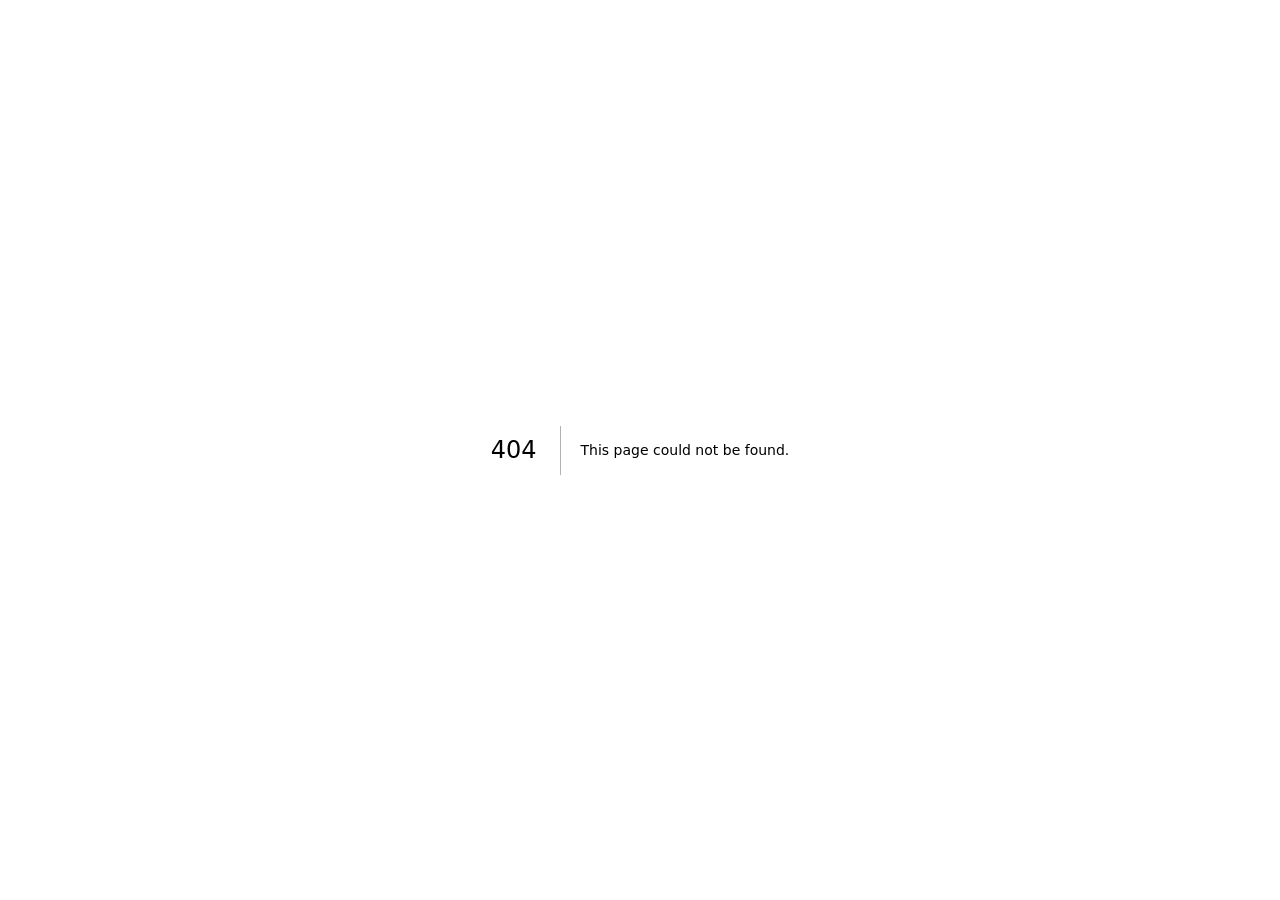
<file: 404/index.html>
<!DOCTYPE html><html lang="en" class="geistsans_d0006c41-module__cEx3Ea__variable geistmono_8efbdffb-module__Om8Igq__variable h-full antialiased"><head><meta charSet="utf-8"/><meta name="viewport" content="width=device-width, initial-scale=1"/><link rel="stylesheet" href="/_next/static/chunks/0n9hxvpeleyq1.css" data-precedence="next"/><link rel="preload" as="script" fetchPriority="low" href="/_next/static/chunks/12aruqaur5huj.js"/><script src="/_next/static/chunks/0_i_z5y45w3ww.js" async=""></script><script src="/_next/static/chunks/1mkbuudhndal5.js" async=""></script><script src="/_next/static/chunks/turbopack-180aqnlklkj0g.js" async=""></script><script src="/_next/static/chunks/3fntmmi971322.js" async="" crossorigin=""></script><meta name="robots" content="noindex"/><meta name="next-size-adjust" content=""/><title>404: This page could not be found.</title><title>Mazvydas Cizauskas — Fullstack / Backend Developer</title><meta name="description" content="Backend-leaning fullstack developer — PHP microservices, APIs, SQL, Docker, CI/CD, plus TypeScript/Next.js. Former aircraft mechanic turned software engineer, based in Vilnius."/><link rel="icon" href="/favicon.ico?favicon.2vob68tjqpejf.ico" sizes="256x256" type="image/x-icon"/><script src="/_next/static/chunks/0cz1d0mv5g_q7.js" noModule=""></script></head><body class="min-h-full flex flex-col"><div hidden=""><!--$--><!--/$--></div><div style="font-family:system-ui,&quot;Segoe UI&quot;,Roboto,Helvetica,Arial,sans-serif,&quot;Apple Color Emoji&quot;,&quot;Segoe UI Emoji&quot;;height:100vh;text-align:center;display:flex;flex-direction:column;align-items:center;justify-content:center"><div><style>body{color:#000;background:#fff;margin:0}.next-error-h1{border-right:1px solid rgba(0,0,0,.3)}@media (prefers-color-scheme:dark){body{color:#fff;background:#000}.next-error-h1{border-right:1px solid rgba(255,255,255,.3)}}</style><h1 class="next-error-h1" style="display:inline-block;margin:0 20px 0 0;padding:0 23px 0 0;font-size:24px;font-weight:500;vertical-align:top;line-height:49px">404</h1><div style="display:inline-block"><h2 style="font-size:14px;font-weight:400;line-height:49px;margin:0">This page could not be found.</h2></div></div></div><!--$--><!--/$--><script src="/_next/static/chunks/12aruqaur5huj.js" id="_R_" async=""></script><script>(self.__next_f=self.__next_f||[]).push([0])</script><script>self.__next_f.push([1,"1:\"$Sreact.fragment\"\n2:I[39756,[\"/_next/static/chunks/3fntmmi971322.js\"],\"default\"]\n3:I[37457,[\"/_next/static/chunks/3fntmmi971322.js\"],\"default\"]\n4:I[97367,[\"/_next/static/chunks/3fntmmi971322.js\"],\"OutletBoundary\"]\n5:\"$Sreact.suspense\"\n8:I[97367,[\"/_next/static/chunks/3fntmmi971322.js\"],\"ViewportBoundary\"]\na:I[97367,[\"/_next/static/chunks/3fntmmi971322.js\"],\"MetadataBoundary\"]\nc:I[68027,[\"/_next/static/chunks/3fntmmi971322.js\"],\"default\",1]\n:HL[\"/_next/static/chunks/0n9hxvpeleyq1.css\",\"style\"]\n7:X\n"])</script><script>self.__next_f.push([1,"0:{\"P\":null,\"c\":[\"\",\"_not-found\",\"\"],\"q\":\"\",\"i\":false,\"f\":[[[\"\",{\"children\":[\"/_not-found\",{\"children\":[\"__PAGE__\",{},\"$undefined\",\"$undefined\",4608]},\"$undefined\",\"$undefined\",4608]},\"$undefined\",\"$undefined\",4624],[[\"$\",\"$1\",\"c\",{\"children\":[[[\"$\",\"link\",\"0\",{\"rel\":\"stylesheet\",\"href\":\"/_next/static/chunks/0n9hxvpeleyq1.css\",\"precedence\":\"next\",\"crossOrigin\":\"$undefined\",\"nonce\":\"$undefined\"}],[\"$\",\"script\",\"script-0\",{\"src\":\"/_next/static/chunks/3fntmmi971322.js\",\"async\":true,\"nonce\":\"$undefined\"}]],[\"$\",\"html\",null,{\"lang\":\"en\",\"className\":\"geistsans_d0006c41-module__cEx3Ea__variable geistmono_8efbdffb-module__Om8Igq__variable h-full antialiased\",\"children\":[\"$\",\"body\",null,{\"className\":\"min-h-full flex flex-col\",\"children\":[\"$\",\"$L2\",null,{\"parallelRouterKey\":\"children\",\"error\":\"$undefined\",\"errorStyles\":\"$undefined\",\"errorScripts\":\"$undefined\",\"template\":[\"$\",\"$L3\",null,{}],\"templateStyles\":\"$undefined\",\"templateScripts\":\"$undefined\",\"notFound\":[[[\"$\",\"title\",null,{\"children\":\"404: This page could not be found.\"}],[\"$\",\"div\",null,{\"style\":{\"fontFamily\":\"system-ui,\\\"Segoe UI\\\",Roboto,Helvetica,Arial,sans-serif,\\\"Apple Color Emoji\\\",\\\"Segoe UI Emoji\\\"\",\"height\":\"100vh\",\"textAlign\":\"center\",\"display\":\"flex\",\"flexDirection\":\"column\",\"alignItems\":\"center\",\"justifyContent\":\"center\"},\"children\":[\"$\",\"div\",null,{\"children\":[[\"$\",\"style\",null,{\"dangerouslySetInnerHTML\":{\"__html\":\"body{color:#000;background:#fff;margin:0}.next-error-h1{border-right:1px solid rgba(0,0,0,.3)}@media (prefers-color-scheme:dark){body{color:#fff;background:#000}.next-error-h1{border-right:1px solid rgba(255,255,255,.3)}}\"}}],[\"$\",\"h1\",null,{\"className\":\"next-error-h1\",\"style\":{\"display\":\"inline-block\",\"margin\":\"0 20px 0 0\",\"padding\":\"0 23px 0 0\",\"fontSize\":24,\"fontWeight\":500,\"verticalAlign\":\"top\",\"lineHeight\":\"49px\"},\"children\":404}],[\"$\",\"div\",null,{\"style\":{\"display\":\"inline-block\"},\"children\":[\"$\",\"h2\",null,{\"style\":{\"fontSize\":14,\"fontWeight\":400,\"lineHeight\":\"49px\",\"margin\":0},\"children\":\"This page could not be found.\"}]}]]}]}]],[]],\"forbidden\":\"$undefined\",\"unauthorized\":\"$undefined\"}]}]}]]}],{\"children\":[[\"$\",\"$1\",\"c\",{\"children\":[null,[\"$\",\"$L2\",null,{\"parallelRouterKey\":\"children\",\"error\":\"$undefined\",\"errorStyles\":\"$undefined\",\"errorScripts\":\"$undefined\",\"template\":[\"$\",\"$L3\",null,{}],\"templateStyles\":\"$undefined\",\"templateScripts\":\"$undefined\",\"notFound\":\"$undefined\",\"forbidden\":\"$undefined\",\"unauthorized\":\"$undefined\"}]]}],{\"children\":[[\"$\",\"$1\",\"c\",{\"children\":[[[\"$\",\"title\",null,{\"children\":\"404: This page could not be found.\"}],[\"$\",\"div\",null,{\"style\":\"$0:f:0:1:0:props:children:1:props:children:props:children:props:notFound:0:1:props:style\",\"children\":[\"$\",\"div\",null,{\"children\":[[\"$\",\"style\",null,{\"dangerouslySetInnerHTML\":{\"__html\":\"body{color:#000;background:#fff;margin:0}.next-error-h1{border-right:1px solid rgba(0,0,0,.3)}@media (prefers-color-scheme:dark){body{color:#fff;background:#000}.next-error-h1{border-right:1px solid rgba(255,255,255,.3)}}\"}}],[\"$\",\"h1\",null,{\"className\":\"next-error-h1\",\"style\":\"$0:f:0:1:0:props:children:1:props:children:props:children:props:notFound:0:1:props:children:props:children:1:props:style\",\"children\":404}],[\"$\",\"div\",null,{\"style\":\"$0:f:0:1:0:props:children:1:props:children:props:children:props:notFound:0:1:props:children:props:children:2:props:style\",\"children\":[\"$\",\"h2\",null,{\"style\":\"$0:f:0:1:0:props:children:1:props:children:props:children:props:notFound:0:1:props:children:props:children:2:props:children:props:style\",\"children\":\"This page could not be found.\"}]}]]}]}]],null,[\"$\",\"$L4\",null,{\"children\":[\"$\",\"$5\",null,{\"name\":\"Next.MetadataOutlet\",\"children\":\"$@6\"}]}]]}],{},null,false,null]},null,false,\"$7\"]},null,false,null],[\"$\",\"$1\",\"h\",{\"children\":[[\"$\",\"meta\",null,{\"name\":\"robots\",\"content\":\"noindex\"}],[\"$\",\"$L8\",null,{\"children\":\"$L9\"}],[\"$\",\"div\",null,{\"hidden\":true,\"children\":[\"$\",\"$La\",null,{\"children\":[\"$\",\"$5\",null,{\"name\":\"Next.Metadata\",\"children\":\"$Lb\"}]}]}],[\"$\",\"meta\",null,{\"name\":\"next-size-adjust\",\"content\":\"\"}]]}],false]],\"m\":\"$undefined\",\"G\":[\"$c\",[[\"$\",\"link\",\"0\",{\"rel\":\"stylesheet\",\"href\":\"/_next/static/chunks/0n9hxvpeleyq1.css\",\"precedence\":\"next\",\"crossOrigin\":\"$undefined\",\"nonce\":\"$undefined\"}]]],\"S\":true,\"h\":null,\"r\":\"$undefined\",\"s\":\"$undefined\",\"a\":\"$undefined\",\"l\":\"$undefined\",\"p\":\"$undefined\",\"d\":\"$undefined\",\"b\":\"KB7KgxzCkSuLxYtLTEaef\"}\n"])</script><script>self.__next_f.push([1,"7:C\n9:[[\"$\",\"meta\",\"0\",{\"charSet\":\"utf-8\"}],[\"$\",\"meta\",\"1\",{\"name\":\"viewport\",\"content\":\"width=device-width, initial-scale=1\"}]]\n"])</script><script>self.__next_f.push([1,"d:I[27201,[\"/_next/static/chunks/3fntmmi971322.js\"],\"IconMark\"]\n6:null\nb:[[\"$\",\"title\",\"0\",{\"children\":\"Mazvydas Cizauskas — Fullstack / Backend Developer\"}],[\"$\",\"meta\",\"1\",{\"name\":\"description\",\"content\":\"Backend-leaning fullstack developer — PHP microservices, APIs, SQL, Docker, CI/CD, plus TypeScript/Next.js. Former aircraft mechanic turned software engineer, based in Vilnius.\"}],[\"$\",\"link\",\"2\",{\"rel\":\"icon\",\"href\":\"/favicon.ico?favicon.2vob68tjqpejf.ico\",\"sizes\":\"256x256\",\"type\":\"image/x-icon\"}],[\"$\",\"$Ld\",\"3\",{}]]\n"])</script></body></html>
</file>
<file: _next/static/chunks/0n9hxvpeleyq1.css>
@font-face{font-family:geistSans;src:url(../media/geist_sans-s.p.3rd3ws2mg35i0.woff2)format("woff2");font-display:swap;font-weight:100 900}@font-face{font-family:geistSans Fallback;src:local(Arial);ascent-override:94.47%;descent-override:27.73%;line-gap-override:0.0%;size-adjust:106.39%}.geistsans_d0006c41-module__cEx3Ea__className{font-family:geistSans,geistSans Fallback}.geistsans_d0006c41-module__cEx3Ea__variable{--font-geist-sans:"geistSans", "geistSans Fallback"}
@font-face{font-family:geistMono;src:url(../media/geist_mono-s.p.3f30ggp2vw8zj.woff2)format("woff2");font-display:swap;font-weight:100 900}@font-face{font-family:geistMono Fallback;src:local(Arial);ascent-override:76.43%;descent-override:22.43%;line-gap-override:0.0%;size-adjust:131.49%}.geistmono_8efbdffb-module__Om8Igq__className{font-family:geistMono,geistMono Fallback}.geistmono_8efbdffb-module__Om8Igq__variable{--font-geist-mono:"geistMono", "geistMono Fallback"}
@layer theme{:root,:host{--font-sans:var(--font-geist-sans), Arial, Helvetica, sans-serif;--font-mono:var(--font-geist-mono), monospace;--default-font-family:var(--font-sans);--default-mono-font-family:var(--font-mono)}}@layer base{*,:after,:before,::backdrop{box-sizing:border-box;border:0 solid;margin:0;padding:0}::file-selector-button{box-sizing:border-box;border:0 solid;margin:0;padding:0}html,:host{-webkit-text-size-adjust:100%;tab-size:4;line-height:1.5;font-family:var(--default-font-family,-apple-system, BlinkMacSystemFont, "Segoe UI", Roboto, "Helvetica Neue", "Noto Sans", Arial, sans-serif, "Apple Color Emoji", "Segoe UI Emoji", "Segoe UI Symbol", "Noto Color Emoji");font-feature-settings:var(--default-font-feature-settings,normal);font-variation-settings:var(--default-font-variation-settings,normal);-webkit-tap-highlight-color:transparent}hr{height:0;color:inherit;border-top-width:1px}abbr:where([title]){-webkit-text-decoration:underline dotted;text-decoration:underline dotted}h1,h2,h3,h4,h5,h6{font-size:inherit;font-weight:inherit}a{color:inherit;-webkit-text-decoration:inherit;-webkit-text-decoration:inherit;-webkit-text-decoration:inherit;-webkit-text-decoration:inherit;text-decoration:inherit}b,strong{font-weight:bolder}code,kbd,samp,pre{font-family:var(--default-mono-font-family,ui-monospace, SFMono-Regular, Menlo, Monaco, Consolas, "Liberation Mono", "Courier New", monospace);font-feature-settings:var(--default-mono-font-feature-settings,normal);font-variation-settings:var(--default-mono-font-variation-settings,normal);font-size:1em}small{font-size:80%}sub,sup{vertical-align:baseline;font-size:75%;line-height:0;position:relative}sub{bottom:-.25em}sup{top:-.5em}table{text-indent:0;border-color:inherit;border-collapse:collapse}:-moz-focusring:where(:not(iframe)){outline:auto}progress{vertical-align:baseline}summary{display:list-item}ol,ul,menu{list-style:none}img,svg,video,canvas,audio,iframe,embed,object{vertical-align:middle;display:block}img,video{max-width:100%;height:auto}button,input,select,optgroup,textarea{font:inherit;font-feature-settings:inherit;font-variation-settings:inherit;letter-spacing:inherit;color:inherit;opacity:1;background-color:#0000;border-radius:0}::file-selector-button{font:inherit;font-feature-settings:inherit;font-variation-settings:inherit;letter-spacing:inherit;color:inherit;opacity:1;background-color:#0000;border-radius:0}:where(select:is([multiple],[size])) optgroup{font-weight:bolder}:where(select:is([multiple],[size])) optgroup option{padding-inline-start:20px}::file-selector-button{margin-inline-end:4px}::placeholder{opacity:1}@supports (not ((-webkit-appearance:-apple-pay-button))) or (contain-intrinsic-size:1px){::placeholder{color:currentColor}@supports (color:color-mix(in lab, red, red)){::placeholder{color:color-mix(in oklab, currentcolor 50%, transparent)}}}textarea{resize:vertical}::-webkit-search-decoration{-webkit-appearance:none}::-webkit-date-and-time-value{min-height:1lh;text-align:inherit}::-webkit-datetime-edit{display:inline-flex}::-webkit-datetime-edit-fields-wrapper{padding:0}::-webkit-datetime-edit{padding-block:0}::-webkit-datetime-edit-year-field{padding-block:0}::-webkit-datetime-edit-month-field{padding-block:0}::-webkit-datetime-edit-day-field{padding-block:0}::-webkit-datetime-edit-hour-field{padding-block:0}::-webkit-datetime-edit-minute-field{padding-block:0}::-webkit-datetime-edit-second-field{padding-block:0}::-webkit-datetime-edit-millisecond-field{padding-block:0}::-webkit-datetime-edit-meridiem-field{padding-block:0}::-webkit-calendar-picker-indicator{line-height:1}:-moz-ui-invalid{box-shadow:none}button,input:where([type=button],[type=reset],[type=submit]){appearance:button}::file-selector-button{appearance:button}::-webkit-inner-spin-button{height:auto}::-webkit-outer-spin-button{height:auto}[hidden]:where(:not([hidden=until-found])){display:none!important}}@layer components;@layer utilities{.visible{visibility:visible}.sr-only{clip-path:inset(50%);white-space:nowrap;border-width:0;width:1px;height:1px;margin:-1px;padding:0;position:absolute;overflow:hidden}.static{position:static}.block{display:block}.contents{display:contents}.flex{display:flex}.h-full{height:100%}.min-h-full{min-height:100%}.resize{resize:both}.flex-col{flex-direction:column}.antialiased{-webkit-font-smoothing:antialiased;-moz-osx-font-smoothing:grayscale}}:root{--lightningcss-light:initial;--lightningcss-dark: ;color-scheme:light;--paper:#f6f5f0;--ink:#252821;--muted:#66695f;--line:#d8d9ce;--orange:#c24925}*{box-sizing:border-box}html{scroll-behavior:smooth;scroll-padding-top:100px}body{background:var(--paper);color:var(--ink);font-family:var(--font-sans);-webkit-font-smoothing:antialiased;margin:0}a{color:inherit;text-decoration:none}button,a,summary{-webkit-tap-highlight-color:transparent}a,summary{touch-action:manipulation}a:focus-visible,summary:focus-visible{outline:2px solid var(--orange);outline-offset:6px}::selection{color:var(--ink);background:#f0b995}h1,h2,h3,p{margin:0}p{line-height:1.7}.shell{width:min(1240px,100% - 96px);margin-inline:auto}.eyebrow{font-family:var(--font-mono);letter-spacing:.13em;font-size:10px;font-weight:500;line-height:1.7}.site-header{z-index:20;-webkit-backdrop-filter:blur(15px);backdrop-filter:blur(15px);border-bottom:1px solid var(--line);background:#f6f5f0ed;position:sticky;top:0}.nav{justify-content:space-between;align-items:center;height:88px;display:flex}.wordmark{letter-spacing:-1.6px;align-items:baseline;font-size:26px;font-weight:750;display:inline-flex}.wordmark span{font-weight:400}.wordmark i{background:var(--orange);width:7px;height:7px;margin-left:3px}.nav-links{align-items:center;gap:38px;font-size:13px;display:flex}.nav-links a:hover,.text-link:hover,.social-links a:hover{color:var(--orange)}.nav-contact{border-bottom:1px solid var(--ink);padding-block:8px}.nav-contact span{margin-left:22px}.hero{padding-top:36px}.hero-meta{font-size:10px;font-family:var(--font-mono);color:var(--muted);letter-spacing:.06em;justify-content:space-between;display:flex}.hero-meta>span:first-child{align-items:center;gap:9px;display:flex}.status-dot{background:#70824f;border-radius:50%;width:6px;height:6px}.hero-grid{grid-template-columns:1.4fr 1fr;align-items:center;gap:50px;padding:80px 0 78px;display:grid}.hero h1{letter-spacing:-.065em;margin-top:23px;font-size:clamp(48px,5.5vw,78px);font-weight:500;line-height:1.06}.hero h1>span{color:var(--orange);letter-spacing:-.055em;font-family:Georgia,Times New Roman,serif;font-style:italic;font-weight:400}.hero-description{max-width:435px;color:var(--muted);margin-top:28px;font-size:16px}.hero-actions{align-items:center;gap:28px;margin-top:32px;display:flex}.button{align-items:center;gap:38px;padding:17px 20px;font-size:12px;transition:background .2s,transform .2s;display:inline-flex}.button:hover{background:var(--orange);transform:translateY(-2px)}.button-dark{background:var(--ink);color:var(--paper)}.text-link{font-size:12px;font-weight:500;display:inline-block}.engineering-art{aspect-ratio:1;width:100%;max-width:425px;position:relative;overflow:hidden}.art-grid{background-image:linear-gradient(#d7d8cd88 1px,#0000 1px),linear-gradient(90deg,#d7d8cd88 1px,#0000 1px);background-size:30px 30px;position:absolute;inset:0;-webkit-mask-image:radial-gradient(#000 15%,#0000 70%);mask-image:radial-gradient(#000 15%,#0000 70%)}.orbit{border:1px solid #bfc3b1;border-radius:50%;position:absolute;inset:13%;transform:rotate(-35deg)}.orbit-two{inset:23% 7%;transform:rotate(-45deg)}.orbit-three{inset:7% 23%;transform:rotate(-45deg)}.orbit-one:after{content:"";background:var(--orange);border:3px solid var(--paper);border-radius:50%;width:11px;height:11px;position:absolute;top:19%;left:10%}.art-core{background:var(--ink);color:var(--paper);justify-content:center;align-items:center;display:flex;position:absolute;inset:31%;transform:rotate(-12deg);box-shadow:12px 15px #daddce}.art-core>span{letter-spacing:-16px;margin-left:-12px;font:italic 110px/.8 Georgia}.art-core>i{color:#d4dfad;font-size:24px;font-style:normal;position:absolute;top:8px;right:14px}.art-label,.art-node,.art-cross{font-family:var(--font-mono);letter-spacing:.08em;font-size:8px;position:absolute}.label-top{top:4%;left:14%}.label-bottom{bottom:4%;right:6%}.art-node{border:1px solid var(--line);background:var(--paper);padding:9px}.node-one{top:59%;left:0}.node-two{top:29%;right:0}.art-cross{color:var(--orange);font-size:24px;bottom:11%;left:14%}.hero-foot{border-top:1px solid var(--line);border-bottom:1px solid var(--line);justify-content:space-between;align-items:center;gap:20px;padding:24px 0;display:flex}.hero-foot p{color:var(--muted);font-size:11px}.hero-foot strong{color:var(--ink);font-weight:600}.hero-foot>span,.hero-foot>a{font:9px var(--font-mono);letter-spacing:.04em}.hero-foot>a{color:var(--muted)}.section{padding-block:100px}.section-heading{justify-content:space-between;align-items:end;gap:28px;margin-bottom:42px;display:flex}.section-heading h2{letter-spacing:-.05em;margin-top:16px;font-size:44px;font-weight:500;line-height:1.15}.section-heading>p{color:var(--muted);font-size:13px}.featured-projects{grid-template-columns:repeat(3,minmax(0,1fr));gap:24px;display:grid}.project-card{min-width:0}.project-visual{aspect-ratio:1.2;justify-content:center;align-items:center;padding:30px 20px 45px;display:flex;position:relative;overflow:hidden}.visual-0{background:#e1e5d7}.visual-1{background:#e8dfd1}.visual-2{background:#dce2e3}.project-screenshot-link{outline-offset:6px;border-radius:8px;width:100%;transition:transform .25s;display:block;box-shadow:0 12px 30px #26302224}.project-screenshot-link:focus-visible{outline:2px solid var(--ink)}.project-card:hover .project-screenshot-link{transform:translateY(-3px)}.project-screenshot{border-radius:8px;width:100%;height:auto;display:block}.visual-caption{font:7px var(--font-mono);letter-spacing:.12em;position:absolute;bottom:17px;left:20px}.project-info{padding:23px 0 0}.project-number{font:8px var(--font-mono);letter-spacing:.08em;color:var(--muted)}.project-info h3{letter-spacing:-1px;justify-content:space-between;margin:12px 0;font-size:25px;font-weight:500;display:flex}.project-info h3 span{color:var(--orange);font-size:22px}.project-info>p{color:var(--muted);min-height:88px;font-size:13px}.tags{flex-wrap:wrap;gap:6px;margin-top:18px;display:flex}.tags>span{font:8px var(--font-mono);border:1px solid var(--line);padding:5px 7px}.project-info details{border-top:1px solid var(--line);margin-top:20px}.project-info summary,.process-details>summary,.experience-list summary{cursor:pointer;justify-content:space-between;align-items:center;padding:14px 0;font-size:11px;display:flex}.project-info details p,.archive-content>p{color:var(--muted);padding:0 0 14px;font-size:13px}.project-link{color:var(--orange);margin-top:10px}details[open]>summary .expand-icon,details[open]>summary>span:last-child{transform:rotate(45deg)}summary{list-style:none}summary::-webkit-details-marker{display:none}.concept-note{color:var(--muted);margin-top:24px;font-size:10px}.archive-heading{justify-content:space-between;align-items:center;margin-top:64px;padding-bottom:22px;display:flex}.archive-heading h3{letter-spacing:-.6px;font-size:22px;font-weight:500}.archive-heading>span{font:9px var(--font-mono);color:var(--muted)}.project-archive{border-top:1px solid var(--line)}.project-archive details{border-bottom:1px solid var(--line)}.project-archive summary{cursor:pointer;grid-template-columns:40px 1fr 1fr 24px;align-items:center;gap:16px;padding:23px 0;display:grid}.archive-index{font:9px var(--font-mono);color:var(--orange)}.project-archive strong{letter-spacing:-.5px;font-size:17px;font-weight:500}.archive-tagline{color:var(--muted);font-size:12px}.expand-icon{text-align:right;font-size:20px}.archive-content{max-width:850px;padding:0 40px 24px 56px}.archive-content>a{margin-top:15px;font-size:12px;display:inline-block}.about-section{background:#e9ebdf;padding-block:90px}.about-grid{grid-template-columns:1fr 1fr;gap:90px;display:grid}.about-grid h2{letter-spacing:-2.7px;margin-top:24px;font-size:48px;font-weight:500;line-height:1.13}.about-grid em{color:#68734f;font-family:Georgia,serif;font-weight:400}.background-stamp{font:9px var(--font-mono);align-items:center;gap:18px;margin-top:40px;display:flex}.background-stamp b{color:#78815c;font-size:30px;font-weight:400}.about-copy .lead{letter-spacing:-.7px;color:var(--ink);margin-bottom:22px;font-size:25px;line-height:1.35}.about-copy>p{color:#555d4c;margin-bottom:18px;font-size:14px}.about-copy>a{margin-top:10px}.services-grid{border-top:1px solid var(--line);border-bottom:1px solid var(--line);grid-template-columns:repeat(4,1fr);padding-block:30px;display:grid}.services-grid article{border-right:1px solid var(--line);padding:0 25px}.services-grid article:first-child{padding-left:0}.services-grid article:last-child{border:0;padding-right:0}.service-icon{font:25px var(--font-mono);color:var(--orange);margin-bottom:30px;display:block}.services-grid h3{letter-spacing:-.5px;margin-bottom:14px;font-size:17px;font-weight:500}.services-grid p{color:var(--muted);font-size:12px}.stack-strip{grid-template-columns:repeat(3,1fr);gap:35px;margin-top:36px;display:grid}.stack-strip h3{font:9px var(--font-mono);text-transform:uppercase;letter-spacing:.12em;color:var(--orange);margin-bottom:10px}.stack-strip p{color:var(--muted);font-size:12px}.process-details{border-block:1px solid var(--line);margin-top:40px}.process-details>summary{padding-block:22px;font-size:13px}.process-grid{grid-template-columns:repeat(5,1fr);gap:24px;padding-bottom:25px;display:grid}.process-grid span{font:10px var(--font-mono);color:var(--orange)}.process-grid h3{margin-top:10px;font-size:14px;font-weight:500}.process-grid p{color:var(--muted);margin-top:10px;font-size:12px}.experience-section{grid-template-columns:1fr 2fr;gap:40px;padding-bottom:100px;display:grid}.experience-list>article{border-top:1px solid var(--line);grid-template-columns:100px 1fr;gap:24px;padding:23px 0;display:grid}.experience-list>article>span{font:10px var(--font-mono);color:var(--muted);padding-top:5px}.experience-list h3{letter-spacing:-.5px;font-size:19px;font-weight:500}.experience-list p{color:var(--muted);margin-top:6px;font-size:12px}.experience-list details{margin-top:10px}.experience-list ul{color:var(--muted);padding-left:16px;font-size:12px;line-height:1.7}.contact-section{background:var(--ink);color:var(--paper);padding:75px 0 55px}.contact-section .eyebrow{color:#c3c8b6}.contact-heading{justify-content:space-between;align-items:center;margin-top:30px;display:flex}.contact-heading h2{letter-spacing:-.06em;font-size:clamp(54px,7.2vw,100px);font-weight:400;line-height:1.04}.contact-heading em{color:#d2dda9;font-family:Georgia,serif;font-weight:400}.contact-arrow{color:#d2dda9;border:1px solid #626952;border-radius:50%;place-items:center;width:105px;height:105px;font-size:60px;transition:background .2s;display:grid}.contact-arrow:hover{background:#46503a}.contact-bottom{border-top:1px solid #ffffff25;justify-content:space-between;align-items:end;gap:25px;margin-top:50px;padding-top:26px;display:flex}.contact-bottom p{color:#bec4b2;font-size:12px}.contact-bottom>div>a{margin-top:5px;font-size:18px;display:inline-block}.social-links{gap:28px;font-size:12px;display:flex}.footer{justify-content:space-between;align-items:center;gap:20px;padding-block:30px;display:flex}.footer .wordmark{font-size:20px}.footer>span,.footer>a:last-child{font:9px var(--font-mono);color:var(--muted)}.skip-link{background:var(--ink);color:#fff;z-index:100;padding:12px;position:fixed;top:-100px;left:20px}.skip-link:focus{top:10px}@media (min-width:1500px){.hero-grid{padding-block:100px}}@media (max-width:1050px){.shell{width:calc(100% - 64px)}.hero-grid{gap:20px}.hero h1{font-size:59px}.hero-foot>span{display:none}.project-visual{aspect-ratio:1;padding-inline:12px}.featured-projects{gap:20px}.about-grid{gap:40px}.about-grid h2{font-size:42px}.services-grid article{padding-inline:16px}.services-grid h3{font-size:15px}.project-info>p{min-height:110px}}@media (max-width:760px){.shell{width:calc(100% - 40px)}.nav{height:72px}.nav-links{gap:20px;font-size:11px}.wordmark{font-size:22px}.hero-meta>span:last-child{display:none}.hero{padding-top:25px}.hero-grid{grid-template-columns:1fr;padding:48px 0 35px}.hero h1{font-size:clamp(48px,9vw,68px)}.hero-description{font-size:15px}.engineering-art{max-width:330px;margin:10px auto 0}.hero-foot{padding-block:20px}.hero-foot p{max-width:220px;font-size:10px}.hero-foot>a{font-size:8px}.section{padding-block:65px}.section-heading{margin-bottom:30px;display:block}.section-heading h2{font-size:36px}.section-heading>p{margin-top:18px;font-size:12px}.featured-projects{grid-template-columns:1fr;gap:40px}.project-visual{aspect-ratio:1.4;padding:30px 40px 45px}.project-info>p{max-width:500px;min-height:0}.project-info h3{font-size:27px}.project-number,.tags>span{font-size:9px}.concept-note{margin-top:30px}.archive-heading{gap:15px;margin-top:45px}.archive-heading h3{font-size:19px}.archive-heading>span{font-size:8px}.project-archive summary{grid-template-columns:24px 1fr 20px;gap:12px}.archive-tagline{display:none}.archive-content{padding-left:36px;padding-right:0}.about-section{padding-block:60px}.about-grid{grid-template-columns:1fr;gap:35px}.about-grid h2{font-size:43px}.background-stamp{margin-top:22px}.services-grid{grid-template-columns:1fr 1fr;gap:30px}.services-grid article,.services-grid article:first-child,.services-grid article:last-child{border:0;padding:0 15px 0 0}.service-icon{margin-bottom:16px}.services-grid h3{font-size:17px}.stack-strip{grid-template-columns:1fr;gap:22px}.process-grid{grid-template-columns:1fr;gap:20px}.experience-section{grid-template-columns:1fr;gap:22px;padding-bottom:60px}.experience-list>article{grid-template-columns:70px 1fr;gap:15px}.experience-list h3{font-size:17px}.contact-section{padding-block:55px 35px}.contact-heading{gap:15px}.contact-heading h2{font-size:clamp(44px,9vw,68px)}.contact-arrow{width:65px;min-width:65px;height:65px;font-size:38px}.contact-bottom{flex-direction:column;align-items:start;margin-top:35px}.contact-bottom>div>a{font-size:16px}.footer{flex-wrap:wrap;row-gap:18px}.footer .wordmark{width:40%}.footer>span{font-size:8px}.footer>span:nth-child(3){width:40%}}@media (prefers-reduced-motion:reduce){html{scroll-behavior:auto}*,:before,:after{transition:none!important;animation:none!important}}.typecycle{align-items:center;gap:12px;max-width:100%;display:inline-flex}.typecycle__phrases{display:inline-grid}.typecycle__word{white-space:nowrap;visibility:hidden;opacity:0;grid-area:1/1;transition:opacity .45s,transform .45s,visibility .45s;transform:translateY(8px)}.typecycle__word.is-active{visibility:visible;opacity:1;transform:translateY(0)}.typecycle__toggle{border:1px solid var(--line);width:28px;height:28px;color:var(--muted);cursor:pointer;font:10px var(--font-mono);letter-spacing:0;background:0 0;border-radius:50%;flex-shrink:0;padding:0;transition:border-color .2s,color .2s}.typecycle__toggle:hover{color:var(--orange);border-color:var(--orange)}.typecycle__toggle:focus-visible{outline:2px solid var(--orange);outline-offset:4px}@media (max-width:760px){.hero h1>.typecycle{gap:8px;font-size:clamp(30px,7.4vw,54px)}.typecycle__toggle{width:24px;height:24px}}@media (prefers-reduced-motion:reduce){.typecycle__word{transition:none;transform:none}.typecycle__toggle{display:none}}
</file>
